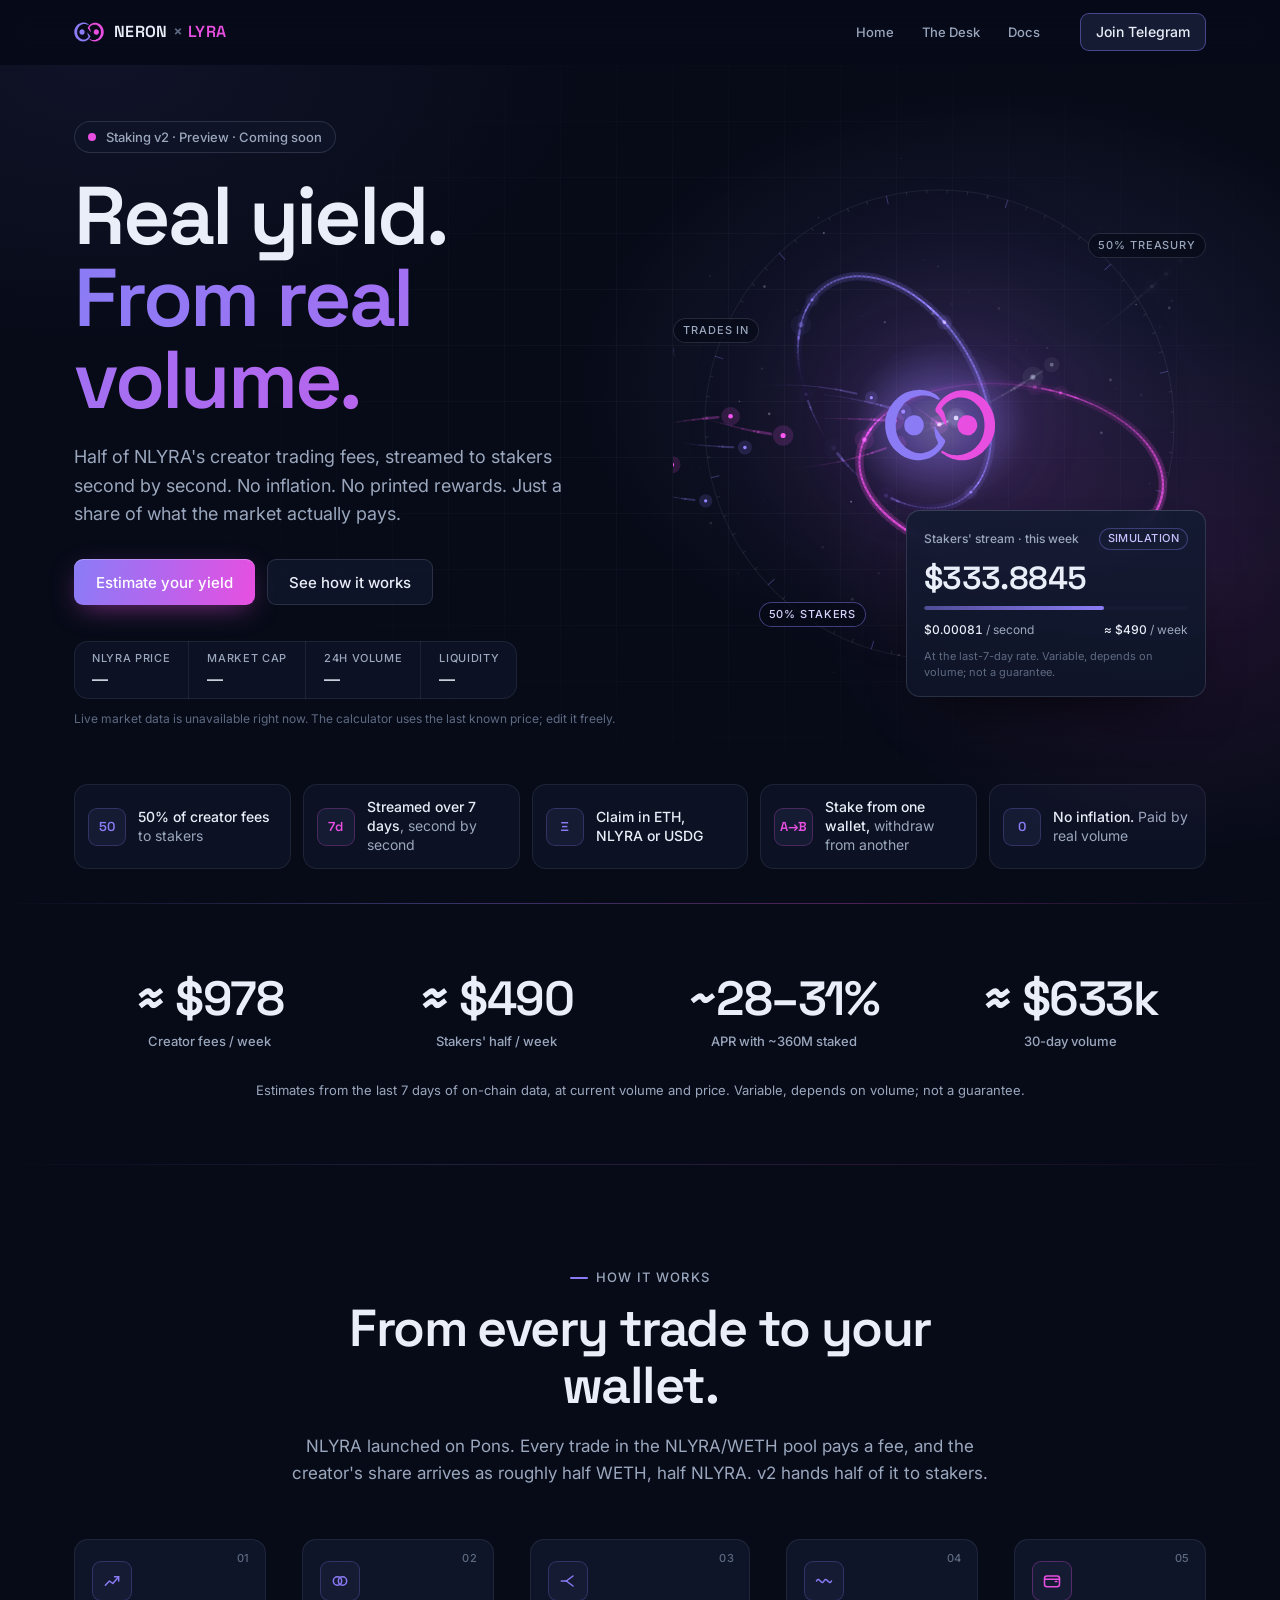
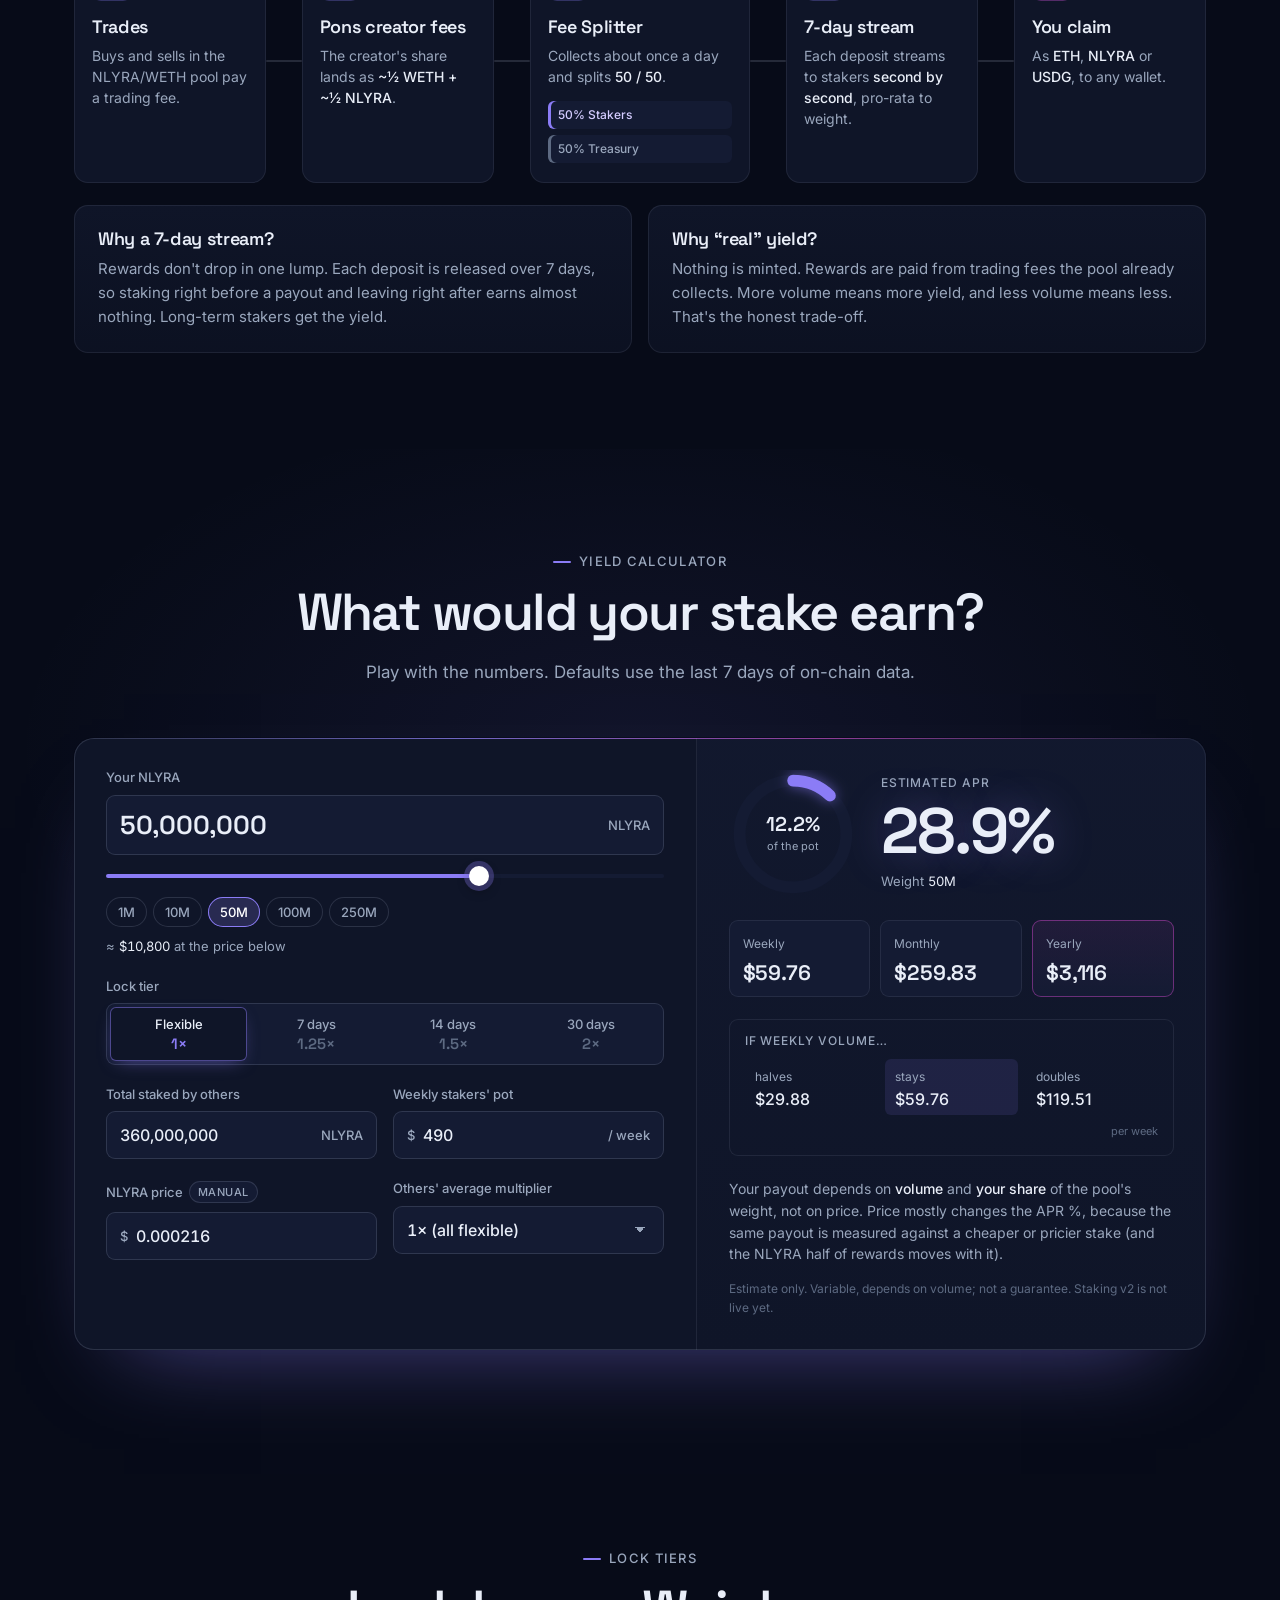
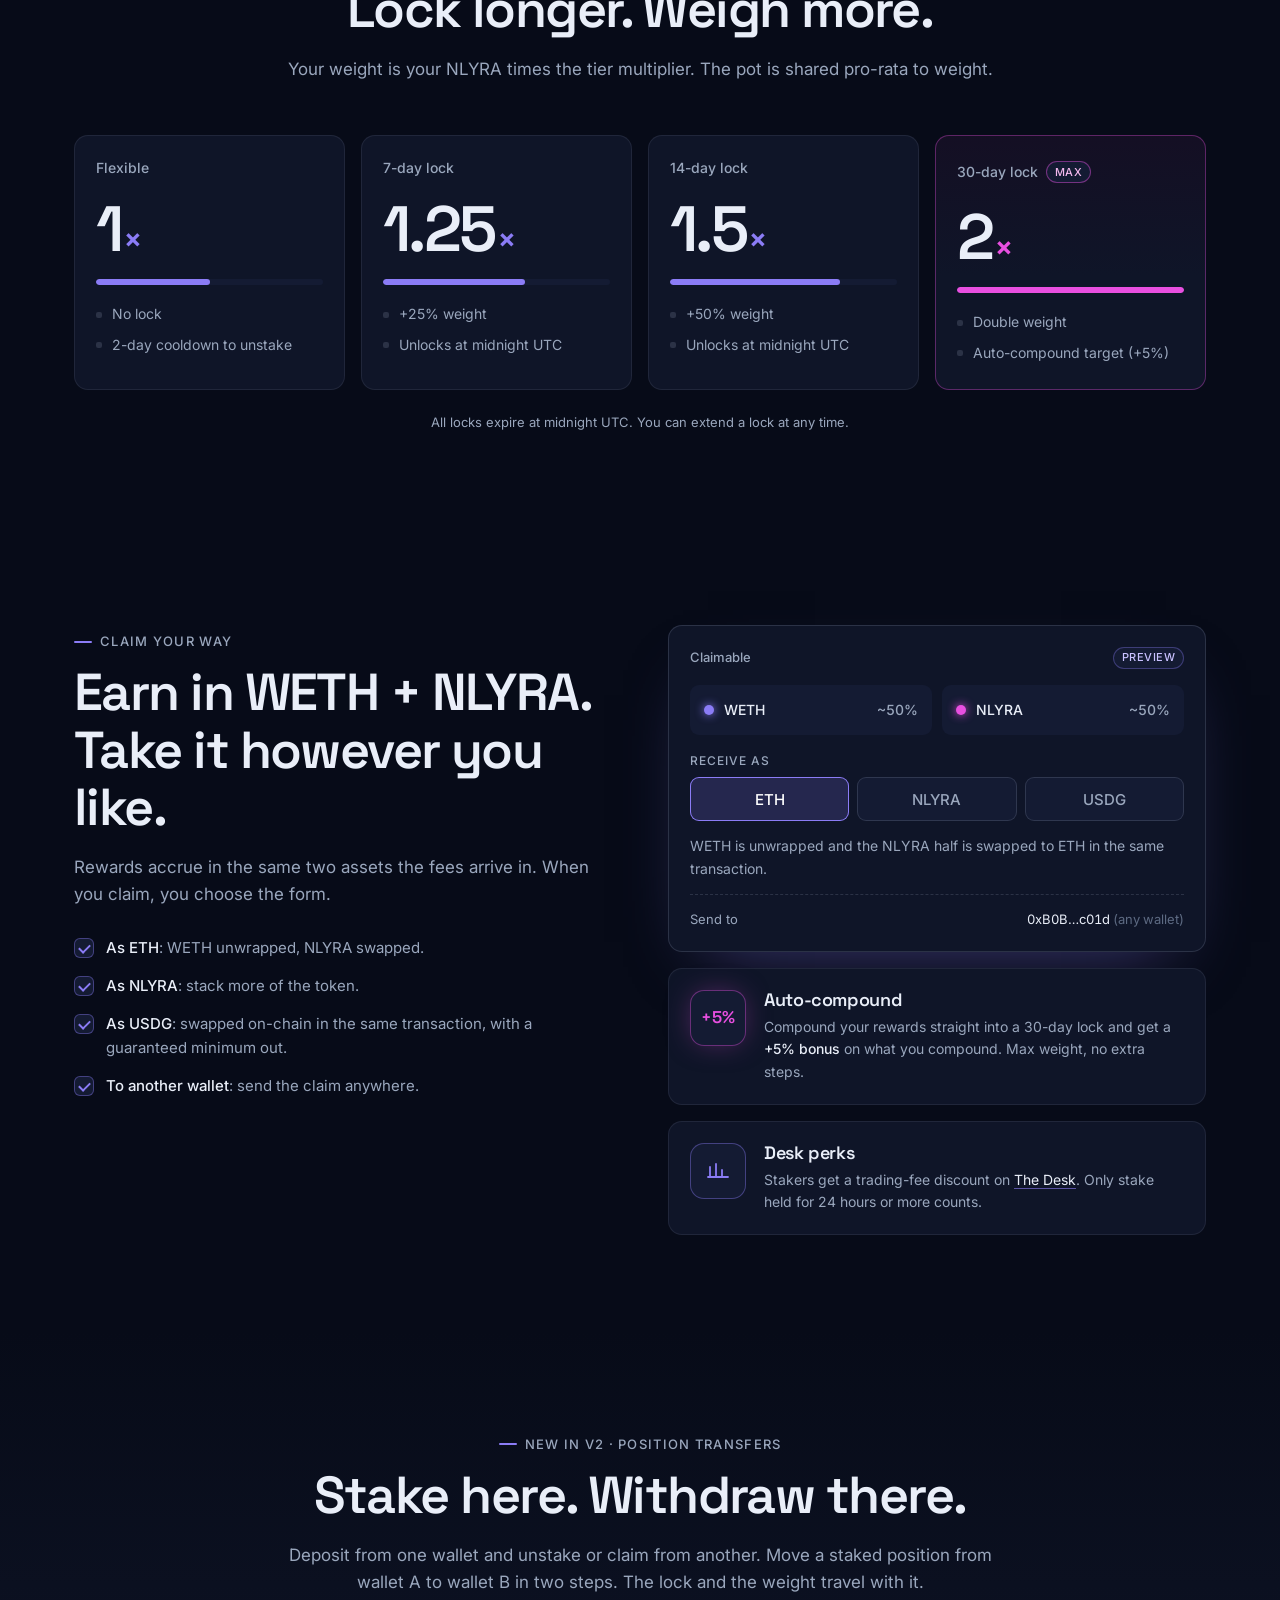
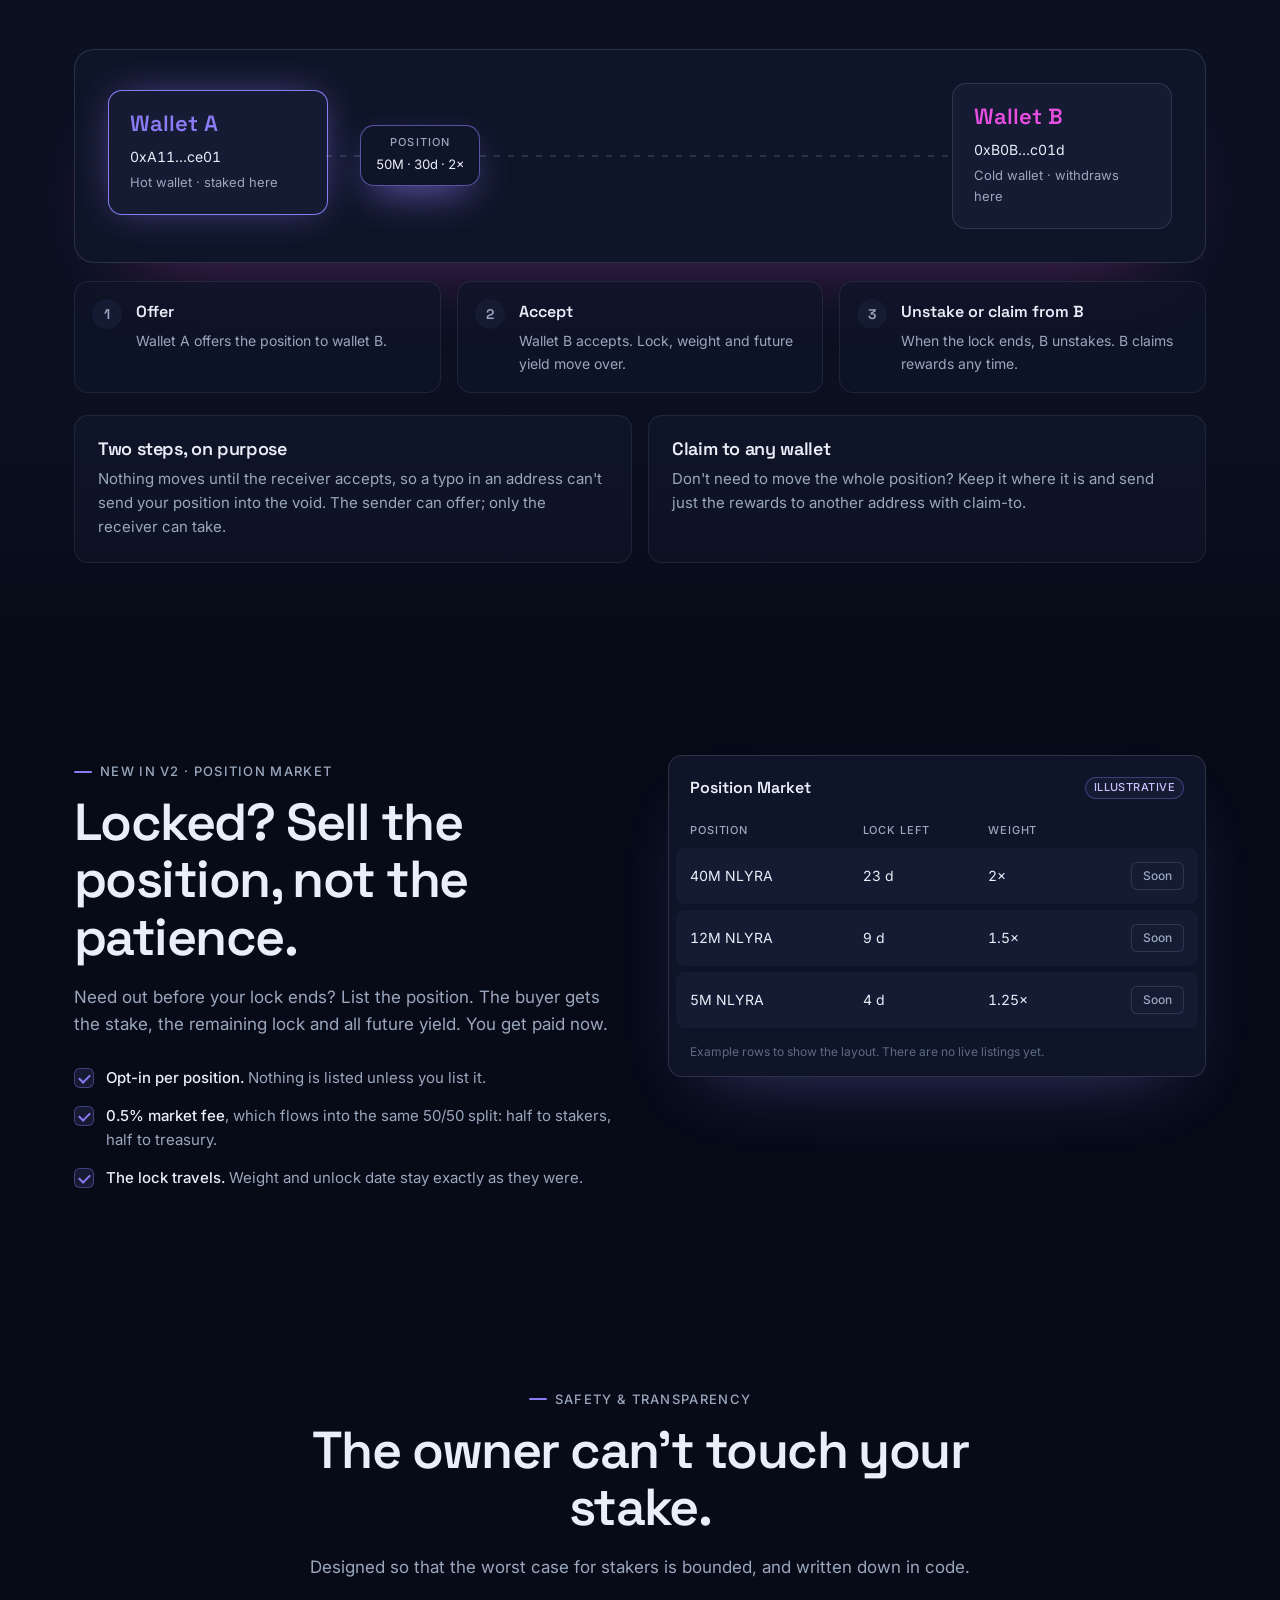
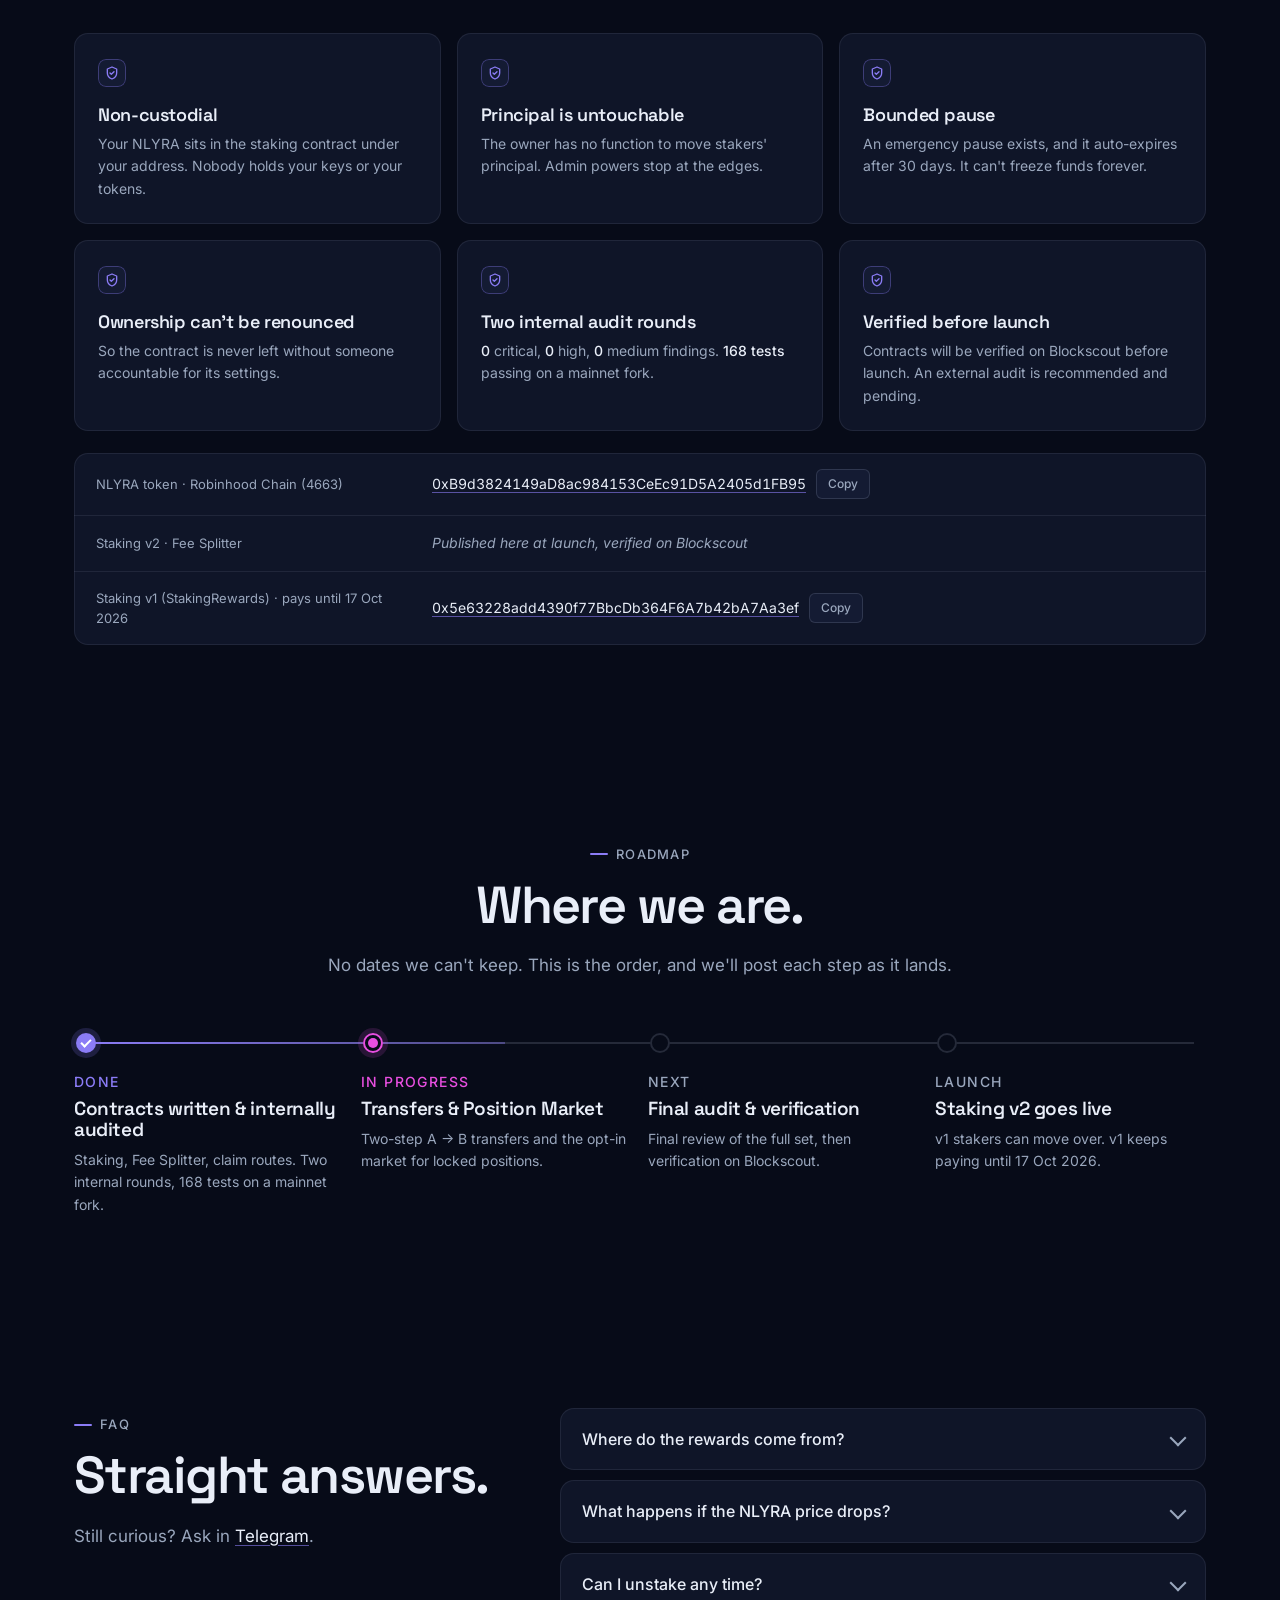
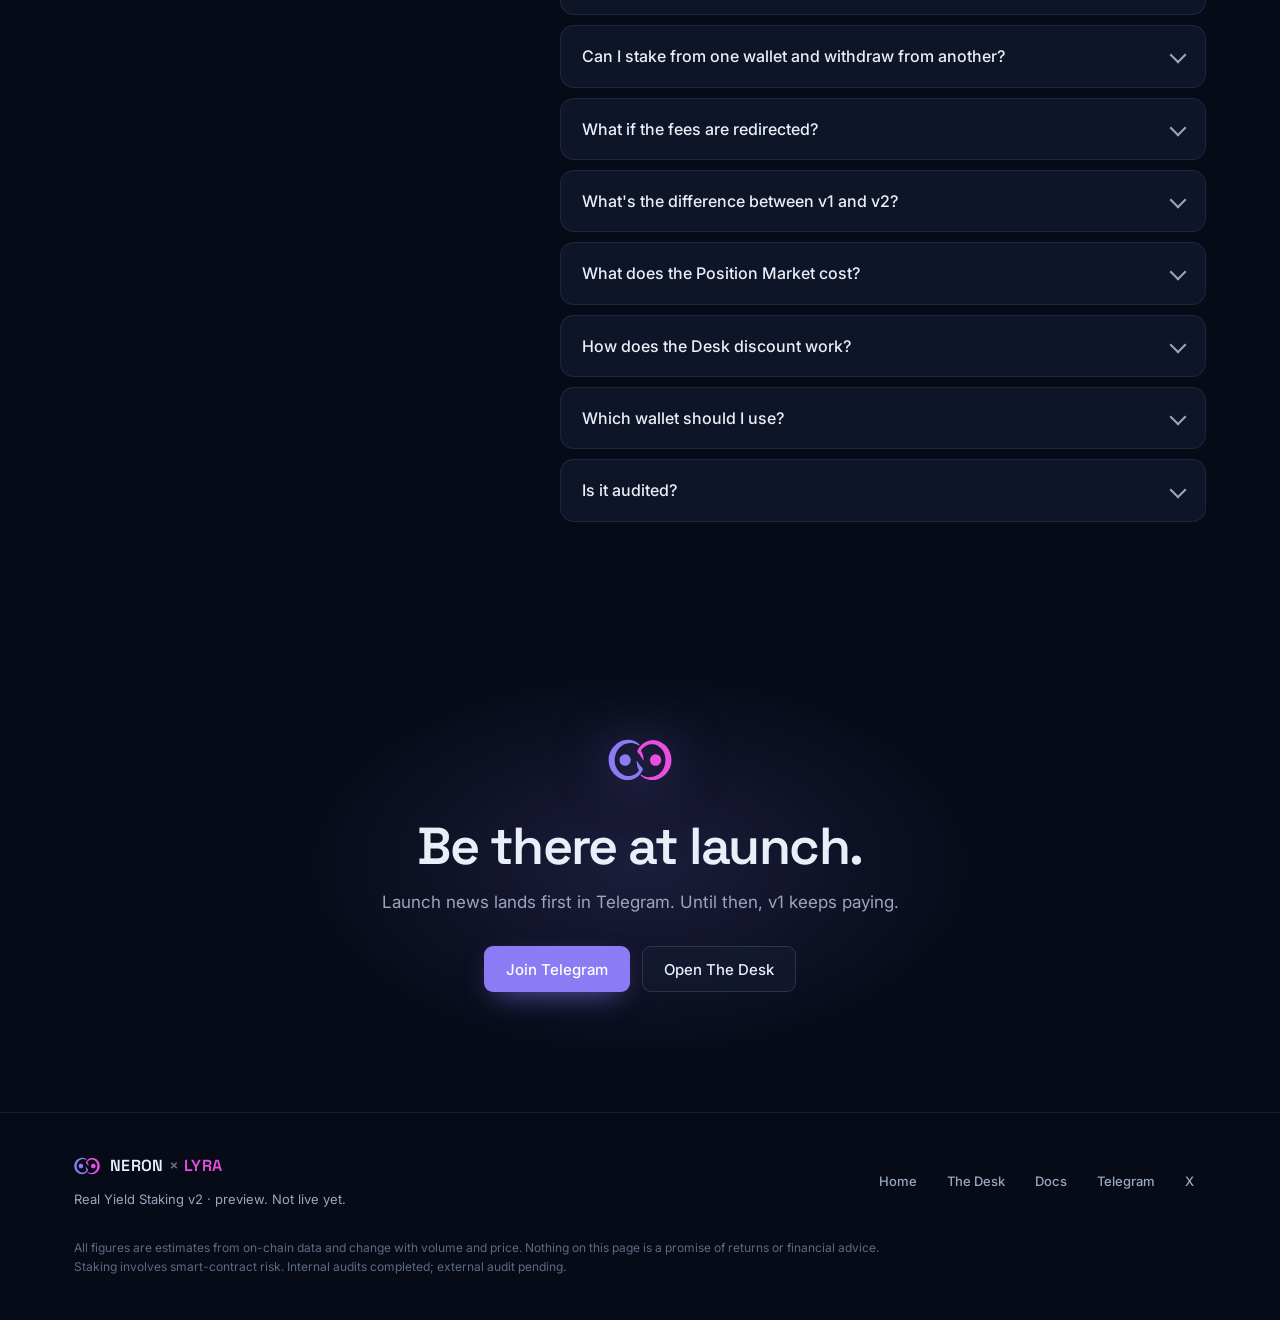
<file: newstake/index.html>
<!doctype html>
<html lang="en">
<head>
<meta charset="utf-8">
<meta name="viewport" content="width=device-width, initial-scale=1, viewport-fit=cover">
<base href="/newstake/">
<title>NLYRA Real Yield Staking</title>
<meta name="description" content="Real Yield Staking v2 for NLYRA on Robinhood Chain: 50% of NLYRA's creator trading fees streamed to stakers over 7 days. No inflation, no printed rewards. Coming soon.">
<meta name="theme-color" content="#070B18">
<link rel="canonical" href="https://nlyra.xyz/newstake/">
<link rel="icon" type="image/svg+xml" href="dual-core.svg">

<meta property="og:type" content="website">
<meta property="og:site_name" content="NLYRA">
<meta property="og:url" content="https://nlyra.xyz/newstake/">
<meta property="og:title" content="Real yield. From real volume. | NLYRA Staking v2">
<meta property="og:description" content="50% of NLYRA's creator trading fees, streamed to stakers second by second. Claim in ETH, NLYRA or USDG. Coming soon on Robinhood Chain.">
<meta property="og:image" content="https://nlyra.xyz/newstake/og.png">
<meta property="og:image:width" content="1200">
<meta property="og:image:height" content="630">
<meta property="og:image:alt" content="NLYRA Real Yield Staking v2: real yield from real volume">
<meta name="twitter:card" content="summary_large_image">
<meta name="twitter:site" content="@LyraNeron">
<meta name="twitter:title" content="Real yield. From real volume. | NLYRA Staking v2">
<meta name="twitter:description" content="50% of NLYRA's creator trading fees, streamed to stakers second by second. Coming soon.">
<meta name="twitter:image" content="https://nlyra.xyz/newstake/og.png">

<link rel="preconnect" href="https://fonts.googleapis.com">
<link rel="preconnect" href="https://fonts.gstatic.com" crossorigin>
<link href="https://fonts.googleapis.com/css2?family=Inter:wght@400;500&family=Space+Grotesk:wght@600&display=swap" rel="stylesheet">
<link rel="stylesheet" href="newstake.css?v=1">
<script>document.documentElement.classList.add("js")</script>
</head>
<body>
<a class="skip" href="#main">Skip to content</a>

<header class="nav" id="top">
  <div class="wrap nav-in">
    <a class="brand" href="/" aria-label="NLYRA home">
      <img src="dual-core.svg" alt="" width="30" height="30">
      <span class="wm"><span class="wm-n">NERON</span><span class="wm-x">×</span><span class="wm-l">LYRA</span></span>
    </a>
    <nav class="nav-links" aria-label="Main">
      <a href="/">Home</a>
      <a href="/desk">The Desk</a>
      <a href="/docs">Docs</a>
    </nav>
    <a class="btn btn-nav" href="https://t.me/NeronWakeUp" target="_blank" rel="noopener">Join Telegram</a>
  </div>
</header>

<main id="main">

<!-- ============ HERO ============ -->
<section class="hero" aria-labelledby="hero-h">
  <div class="hero-bg" aria-hidden="true"></div>
  <div class="wrap hero-grid">
    <div class="hero-copy">
      <p class="status-pill"><span class="pulse" aria-hidden="true"></span>Staking v2 · Preview · Coming soon</p>
      <h1 id="hero-h" class="hero-h">Real yield.<br><span class="grad">From real volume.</span></h1>
      <p class="lede">Half of NLYRA's creator trading fees, streamed to stakers second by second. No inflation. No printed rewards. Just a share of what the market actually pays.</p>
      <div class="hero-cta">
        <a class="btn btn-primary" href="#calc" data-jump>Estimate your yield</a>
        <a class="btn btn-ghost" href="#how" data-jump>See how it works</a>
      </div>

      <dl class="ticker" id="ticker" aria-live="polite">
        <div><dt>NLYRA price</dt><dd id="tk-price" class="mono">—</dd></div>
        <div><dt>Market cap</dt><dd id="tk-mcap" class="mono">—</dd></div>
        <div><dt>24h volume</dt><dd id="tk-vol" class="mono">—</dd></div>
        <div><dt>Liquidity</dt><dd id="tk-liq" class="mono">—</dd></div>
      </dl>
      <p class="ticker-note" id="tk-note">Loading live market data…</p>
    </div>

    <div class="hero-visual">
      <div class="core-stage" id="coreStage">
        <canvas id="coreCanvas" aria-hidden="true"></canvas>
        <img class="core-logo" src="dual-core.svg" alt="" aria-hidden="true">
        <span class="stage-tag tag-in">Trades in</span>
        <span class="stage-tag tag-tr">50% Treasury</span>
        <span class="stage-tag tag-st">50% Stakers</span>
        <p class="sr-only">Illustration: trading fees flow into the NLYRA Dual Core; half goes to the treasury and half streams to stakers.</p>
      </div>

      <div class="stream-card" aria-labelledby="sc-h">
        <div class="sc-top">
          <p id="sc-h" class="sc-label">Stakers' stream · this week</p>
          <span class="chip chip-sim" title="Simulated from the last 7 days of on-chain data. Not live payouts.">Simulation</span>
        </div>
        <p class="sc-big mono" id="scBig">$0.00</p>
        <div class="sc-bar" aria-hidden="true"><span id="scBar"></span></div>
        <div class="sc-meta">
          <span><b class="mono" id="scRate">$0.00081</b> / second</span>
          <span><b class="mono">≈ $490</b> / week</span>
        </div>
        <p class="sc-foot">At the last-7-day rate. Variable, depends on volume; not a guarantee.</p>
      </div>
    </div>
  </div>

  <div class="wrap">
    <ul class="features" aria-label="Highlights">
      <li><span class="f-ico" aria-hidden="true">50</span><span><b>50% of creator fees</b> to stakers</span></li>
      <li><span class="f-ico" aria-hidden="true">7d</span><span><b>Streamed over 7 days</b>, second by second</span></li>
      <li><span class="f-ico" aria-hidden="true">Ξ</span><span><b>Claim in ETH, NLYRA or USDG</b></span></li>
      <li><span class="f-ico" aria-hidden="true">A→B</span><span><b>Stake from one wallet,</b> withdraw from another</span></li>
      <li><span class="f-ico" aria-hidden="true">0</span><span><b>No inflation.</b> Paid by real volume</span></li>
    </ul>
  </div>
</section>

<!-- ============ NUMBERS ============ -->
<section class="band" aria-labelledby="num-h">
  <div class="wrap">
    <h2 id="num-h" class="sr-only">Current estimates</h2>
    <div class="stats">
      <div class="stat reveal">
        <p class="stat-v mono">≈ $<span data-count="978">978</span></p>
        <p class="stat-k">Creator fees / week</p>
      </div>
      <div class="stat reveal">
        <p class="stat-v mono">≈ $<span data-count="490">490</span></p>
        <p class="stat-k">Stakers' half / week</p>
      </div>
      <div class="stat reveal">
        <p class="stat-v mono">~<span data-count="28">28</span>–<span data-count="31">31</span>%</p>
        <p class="stat-k">APR with ~360M staked</p>
      </div>
      <div class="stat reveal">
        <p class="stat-v mono">≈ $<span data-count="633">633</span>k</p>
        <p class="stat-k">30-day volume</p>
      </div>
    </div>
    <p class="fine center">Estimates from the last 7 days of on-chain data, at current volume and price. Variable, depends on volume; not a guarantee.</p>
  </div>
</section>

<!-- ============ HOW IT WORKS ============ -->
<section class="sec" id="how" aria-labelledby="how-h">
  <div class="wrap">
    <header class="sec-head reveal">
      <p class="eyebrow">How it works</p>
      <h2 id="how-h">From every trade to your wallet.</h2>
      <p class="sec-sub">NLYRA launched on Pons. Every trade in the NLYRA/WETH pool pays a fee, and the creator's share arrives as roughly half WETH, half NLYRA. v2 hands half of it to stakers.</p>
    </header>

    <ol class="flow reveal" id="flow">
      <li class="fnode">
        <span class="fn-step">01</span>
        <div class="fn-ico" aria-hidden="true">
          <svg viewBox="0 0 24 24"><path d="M4 17l5-5 4 3 7-8" /><path d="M15 7h5v5"/></svg>
        </div>
        <h3>Trades</h3>
        <p>Buys and sells in the NLYRA/WETH pool pay a trading fee.</p>
      </li>
      <li class="flink" aria-hidden="true"><span></span></li>
      <li class="fnode">
        <span class="fn-step">02</span>
        <div class="fn-ico" aria-hidden="true">
          <svg viewBox="0 0 24 24"><circle cx="9" cy="12" r="5"/><circle cx="15" cy="12" r="5"/></svg>
        </div>
        <h3>Pons creator fees</h3>
        <p>The creator's share lands as <b>~½ WETH + ~½ NLYRA</b>.</p>
      </li>
      <li class="flink" aria-hidden="true"><span></span></li>
      <li class="fnode fnode-split">
        <span class="fn-step">03</span>
        <div class="fn-ico" aria-hidden="true">
          <svg viewBox="0 0 24 24"><path d="M4 12h6"/><path d="M10 12l8-6"/><path d="M10 12l8 6"/></svg>
        </div>
        <h3>Fee Splitter</h3>
        <p>Collects about once a day and splits <b>50 / 50</b>.</p>
        <div class="split">
          <span class="sp sp-st">50% Stakers</span>
          <span class="sp sp-tr">50% Treasury</span>
        </div>
      </li>
      <li class="flink" aria-hidden="true"><span></span></li>
      <li class="fnode">
        <span class="fn-step">04</span>
        <div class="fn-ico" aria-hidden="true">
          <svg viewBox="0 0 24 24"><path d="M3 12c3-6 6 6 9 0s6 6 9 0"/></svg>
        </div>
        <h3>7-day stream</h3>
        <p>Each deposit streams to stakers <b>second by second</b>, pro-rata to weight.</p>
      </li>
      <li class="flink" aria-hidden="true"><span></span></li>
      <li class="fnode fnode-you">
        <span class="fn-step">05</span>
        <div class="fn-ico" aria-hidden="true">
          <svg viewBox="0 0 24 24"><rect x="3" y="6" width="18" height="13" rx="3"/><path d="M16 12.5h2"/><path d="M3 10h18"/></svg>
        </div>
        <h3>You claim</h3>
        <p>As <b>ETH</b>, <b>NLYRA</b> or <b>USDG</b>, to any wallet.</p>
      </li>
    </ol>

    <div class="how-notes">
      <article class="note reveal">
        <h3>Why a 7-day stream?</h3>
        <p>Rewards don't drop in one lump. Each deposit is released over 7 days, so staking right before a payout and leaving right after earns almost nothing. Long-term stakers get the yield.</p>
      </article>
      <article class="note reveal">
        <h3>Why “real” yield?</h3>
        <p>Nothing is minted. Rewards are paid from trading fees the pool already collects. More volume means more yield, and less volume means less. That's the honest trade-off.</p>
      </article>
    </div>
  </div>
</section>

<!-- ============ CALCULATOR ============ -->
<section class="sec sec-calc" id="calc" aria-labelledby="calc-h">
  <div class="wrap">
    <header class="sec-head reveal">
      <p class="eyebrow">Yield calculator</p>
      <h2 id="calc-h">What would your stake earn?</h2>
      <p class="sec-sub">Play with the numbers. Defaults use the last 7 days of on-chain data.</p>
    </header>

    <div class="calc reveal">
      <form class="calc-in" id="calcForm" autocomplete="off" onsubmit="return false">
        <div class="field">
          <label for="inAmt">Your NLYRA</label>
          <div class="inp inp-big">
            <input id="inAmt" inputmode="decimal" value="50,000,000" aria-describedby="amtHelp">
            <span class="unit">NLYRA</span>
          </div>
          <input type="range" id="inAmtR" min="0" max="1000" step="1" aria-label="NLYRA amount slider">
          <div class="quick" role="group" aria-label="Quick amounts">
            <button type="button" data-amt="1000000">1M</button>
            <button type="button" data-amt="10000000">10M</button>
            <button type="button" data-amt="50000000">50M</button>
            <button type="button" data-amt="100000000">100M</button>
            <button type="button" data-amt="250000000">250M</button>
          </div>
          <p class="help" id="amtHelp">≈ <span id="amtUsd" class="mono">$0</span> at the price below</p>
        </div>

        <fieldset class="field">
          <legend>Lock tier</legend>
          <div class="seg" id="tierSeg">
            <span class="seg-ind" aria-hidden="true"></span>
            <label><input type="radio" name="tier" value="1" checked><span><b>Flexible</b><i>1×</i></span></label>
            <label><input type="radio" name="tier" value="1.25"><span><b>7 days</b><i>1.25×</i></span></label>
            <label><input type="radio" name="tier" value="1.5"><span><b>14 days</b><i>1.5×</i></span></label>
            <label><input type="radio" name="tier" value="2"><span><b>30 days</b><i>2×</i></span></label>
          </div>
        </fieldset>

        <div class="field-row">
          <div class="field">
            <label for="inPool">Total staked by others</label>
            <div class="inp"><input id="inPool" inputmode="decimal" value="360,000,000"><span class="unit">NLYRA</span></div>
          </div>
          <div class="field">
            <label for="inPot">Weekly stakers' pot</label>
            <div class="inp"><span class="unit unit-pre">$</span><input id="inPot" inputmode="decimal" value="490"><span class="unit">/ week</span></div>
          </div>
        </div>

        <div class="field-row">
          <div class="field">
            <label for="inPrice">NLYRA price <span class="chip chip-live" id="priceChip">manual</span></label>
            <div class="inp"><span class="unit unit-pre">$</span><input id="inPrice" inputmode="decimal" value="0.000216"></div>
          </div>
          <div class="field">
            <label for="inAvg">Others' average multiplier</label>
            <div class="inp inp-sel">
              <select id="inAvg">
                <option value="1" selected>1× (all flexible)</option>
                <option value="1.25">1.25×</option>
                <option value="1.5">1.5×</option>
                <option value="2">2× (all 30-day)</option>
              </select>
            </div>
          </div>
        </div>
      </form>

      <div class="calc-out" aria-live="polite">
        <div class="out-top">
          <div class="donut" aria-hidden="true">
            <svg viewBox="0 0 120 120">
              <circle class="d-bg" cx="60" cy="60" r="50"/>
              <circle class="d-fg" id="donutFg" cx="60" cy="60" r="50" pathLength="100" stroke-dasharray="0 100"/>
            </svg>
            <div class="d-lbl"><span class="mono" id="outShare">0%</span><small>of the pot</small></div>
          </div>
          <div class="out-apr">
            <p class="o-k">Estimated APR</p>
            <p class="o-apr mono" id="outApr">0%</p>
            <p class="o-sub">Weight <span class="mono" id="outW">0</span></p>
          </div>
        </div>

        <div class="out-rows">
          <div class="orow"><span>Weekly</span><b class="mono" id="outWk">$0</b></div>
          <div class="orow"><span>Monthly</span><b class="mono" id="outMo">$0</b></div>
          <div class="orow orow-hi"><span>Yearly</span><b class="mono" id="outYr">$0</b></div>
        </div>

        <div class="sens">
          <p class="o-k">If weekly volume…</p>
          <div class="sens-row">
            <div><span>halves</span><b class="mono" id="sHalf">$0</b></div>
            <div class="now"><span>stays</span><b class="mono" id="sSame">$0</b></div>
            <div><span>doubles</span><b class="mono" id="sDbl">$0</b></div>
          </div>
          <p class="o-cap">per week</p>
        </div>

        <p class="out-note">Your payout depends on <b>volume</b> and <b>your share</b> of the pool's weight, not on price. Price mostly changes the APR %, because the same payout is measured against a cheaper or pricier stake (and the NLYRA half of rewards moves with it).</p>
        <p class="out-disc">Estimate only. Variable, depends on volume; not a guarantee. Staking v2 is not live yet.</p>
      </div>
    </div>
  </div>
</section>

<!-- ============ LOCK TIERS ============ -->
<section class="sec" id="tiers" aria-labelledby="tiers-h">
  <div class="wrap">
    <header class="sec-head reveal">
      <p class="eyebrow">Lock tiers</p>
      <h2 id="tiers-h">Lock longer. Weigh more.</h2>
      <p class="sec-sub">Your weight is your NLYRA times the tier multiplier. The pot is shared pro-rata to weight.</p>
    </header>
    <div class="tiers">
      <article class="tier reveal" data-m="1">
        <p class="t-name">Flexible</p>
        <p class="t-mult mono">1<span>×</span></p>
        <div class="t-bar"><span style="--w:50%"></span></div>
        <ul><li>No lock</li><li>2-day cooldown to unstake</li></ul>
      </article>
      <article class="tier reveal" data-m="1.25">
        <p class="t-name">7-day lock</p>
        <p class="t-mult mono">1.25<span>×</span></p>
        <div class="t-bar"><span style="--w:62.5%"></span></div>
        <ul><li>+25% weight</li><li>Unlocks at midnight UTC</li></ul>
      </article>
      <article class="tier reveal" data-m="1.5">
        <p class="t-name">14-day lock</p>
        <p class="t-mult mono">1.5<span>×</span></p>
        <div class="t-bar"><span style="--w:75%"></span></div>
        <ul><li>+50% weight</li><li>Unlocks at midnight UTC</li></ul>
      </article>
      <article class="tier tier-top reveal" data-m="2">
        <p class="t-name">30-day lock <span class="chip">Max</span></p>
        <p class="t-mult mono">2<span>×</span></p>
        <div class="t-bar"><span style="--w:100%"></span></div>
        <ul><li>Double weight</li><li>Auto-compound target (+5%)</li></ul>
      </article>
    </div>
    <p class="fine center reveal">All locks expire at midnight UTC. You can extend a lock at any time.</p>
  </div>
</section>

<!-- ============ CLAIM ============ -->
<section class="sec" id="claim" aria-labelledby="claim-h">
  <div class="wrap claim-grid">
    <header class="sec-head sec-head-left reveal">
      <p class="eyebrow">Claim your way</p>
      <h2 id="claim-h">Earn in WETH + NLYRA.<br>Take it however you like.</h2>
      <p class="sec-sub">Rewards accrue in the same two assets the fees arrive in. When you claim, you choose the form.</p>
      <ul class="checks">
        <li><b>As ETH</b>: WETH unwrapped, NLYRA swapped.</li>
        <li><b>As NLYRA</b>: stack more of the token.</li>
        <li><b>As USDG</b>: swapped on-chain in the same transaction, with a guaranteed minimum out.</li>
        <li><b>To another wallet</b>: send the claim anywhere.</li>
      </ul>
    </header>

    <div class="claim-side">
      <div class="claim-mock reveal" id="claimMock">
        <div class="cm-head">
          <span>Claimable</span>
          <span class="chip chip-sim">Preview</span>
        </div>
        <div class="cm-assets">
          <div><i class="dot dot-n"></i><span>WETH</span><b class="mono">~50%</b></div>
          <div><i class="dot dot-l"></i><span>NLYRA</span><b class="mono">~50%</b></div>
        </div>
        <p class="cm-k">Receive as</p>
        <div class="cm-opts" role="tablist" aria-label="Claim options">
          <button type="button" role="tab" aria-selected="true" data-opt="eth">ETH</button>
          <button type="button" role="tab" aria-selected="false" data-opt="nlyra">NLYRA</button>
          <button type="button" role="tab" aria-selected="false" data-opt="usdg">USDG</button>
        </div>
        <p class="cm-desc" id="cmDesc">WETH is unwrapped and the NLYRA half is swapped to ETH in the same transaction.</p>
        <div class="cm-to">
          <span>Send to</span>
          <span class="mono">0xB0B…c01d <em>(any wallet)</em></span>
        </div>
      </div>

      <div class="compound reveal">
        <div class="cp-ico mono" aria-hidden="true">+5%</div>
        <div>
          <h3>Auto-compound</h3>
          <p>Compound your rewards straight into a 30-day lock and get a <b>+5% bonus</b> on what you compound. Max weight, no extra steps.</p>
        </div>
      </div>

      <div class="perk reveal">
        <div class="cp-ico cp-ico-alt" aria-hidden="true">
          <svg viewBox="0 0 24 24"><path d="M4 18V8M10 18V5M16 18v-7M22 18H2"/></svg>
        </div>
        <div>
          <h3>Desk perks</h3>
          <p>Stakers get a trading-fee discount on <a href="/desk">The Desk</a>. Only stake held for 24 hours or more counts.</p>
        </div>
      </div>
    </div>
  </div>
</section>

<!-- ============ A -> B ============ -->
<section class="sec sec-ab" id="wallets" aria-labelledby="ab-h">
  <div class="wrap">
    <header class="sec-head reveal">
      <p class="eyebrow">New in v2 · Position transfers</p>
      <h2 id="ab-h">Stake here. Withdraw there.</h2>
      <p class="sec-sub">Deposit from one wallet and unstake or claim from another. Move a staked position from wallet A to wallet B in two steps. The lock and the weight travel with it.</p>
    </header>

    <div class="ab reveal" id="abStage">
      <div class="ab-wallet ab-a">
        <p class="ab-tag">Wallet A</p>
        <p class="ab-addr mono">0xA11…ce01</p>
        <p class="ab-role">Hot wallet · staked here</p>
      </div>

      <div class="ab-track" aria-hidden="true">
        <svg class="ab-line" viewBox="0 0 400 40" preserveAspectRatio="none"><path d="M0 20 H400"/></svg>
        <div class="ab-pos" id="abPos">
          <span class="ab-pos-t">Position</span>
          <span class="mono">50M · 30d · 2×</span>
        </div>
      </div>

      <div class="ab-wallet ab-b">
        <p class="ab-tag">Wallet B</p>
        <p class="ab-addr mono">0xB0B…c01d</p>
        <p class="ab-role">Cold wallet · withdraws here</p>
      </div>
    </div>

    <ol class="ab-steps reveal" id="abSteps">
      <li data-s="1"><span class="mono">1</span><div><b>Offer</b><p>Wallet A offers the position to wallet B.</p></div></li>
      <li data-s="2"><span class="mono">2</span><div><b>Accept</b><p>Wallet B accepts. Lock, weight and future yield move over.</p></div></li>
      <li data-s="3"><span class="mono">3</span><div><b>Unstake or claim from B</b><p>When the lock ends, B unstakes. B claims rewards any time.</p></div></li>
    </ol>

    <div class="ab-notes">
      <article class="note reveal">
        <h3>Two steps, on purpose</h3>
        <p>Nothing moves until the receiver accepts, so a typo in an address can't send your position into the void. The sender can offer; only the receiver can take.</p>
      </article>
      <article class="note reveal">
        <h3>Claim to any wallet</h3>
        <p>Don't need to move the whole position? Keep it where it is and send just the rewards to another address with claim-to.</p>
      </article>
    </div>
  </div>
</section>

<!-- ============ MARKET ============ -->
<section class="sec" id="market" aria-labelledby="mk-h">
  <div class="wrap mk-grid">
    <header class="sec-head sec-head-left reveal">
      <p class="eyebrow">New in v2 · Position Market</p>
      <h2 id="mk-h">Locked? Sell the position, not the patience.</h2>
      <p class="sec-sub">Need out before your lock ends? List the position. The buyer gets the stake, the remaining lock and all future yield. You get paid now.</p>
      <ul class="checks">
        <li><b>Opt-in per position.</b> Nothing is listed unless you list it.</li>
        <li><b>0.5% market fee</b>, which flows into the same 50/50 split: half to stakers, half to treasury.</li>
        <li><b>The lock travels.</b> Weight and unlock date stay exactly as they were.</li>
      </ul>
    </header>

    <div class="mk-board reveal" aria-label="Illustrative Position Market listings">
      <div class="mk-head"><span>Position Market</span><span class="chip chip-sim">Illustrative</span></div>
      <div class="mk-row mk-cols"><span>Position</span><span>Lock left</span><span>Weight</span><span></span></div>
      <div class="mk-row"><span class="mono">40M NLYRA</span><span>23 d</span><span class="mono">2×</span><span class="mk-buy">Soon</span></div>
      <div class="mk-row"><span class="mono">12M NLYRA</span><span>9 d</span><span class="mono">1.5×</span><span class="mk-buy">Soon</span></div>
      <div class="mk-row"><span class="mono">5M NLYRA</span><span>4 d</span><span class="mono">1.25×</span><span class="mk-buy">Soon</span></div>
      <p class="mk-foot">Example rows to show the layout. There are no live listings yet.</p>
    </div>
  </div>
</section>

<!-- ============ SAFETY ============ -->
<section class="sec sec-safe" id="safety" aria-labelledby="safe-h">
  <div class="wrap">
    <header class="sec-head reveal">
      <p class="eyebrow">Safety & transparency</p>
      <h2 id="safe-h">The owner can't touch your stake.</h2>
      <p class="sec-sub">Designed so that the worst case for stakers is bounded, and written down in code.</p>
    </header>

    <div class="safe-grid">
      <article class="safe reveal"><h3>Non-custodial</h3><p>Your NLYRA sits in the staking contract under your address. Nobody holds your keys or your tokens.</p></article>
      <article class="safe reveal"><h3>Principal is untouchable</h3><p>The owner has no function to move stakers' principal. Admin powers stop at the edges.</p></article>
      <article class="safe reveal"><h3>Bounded pause</h3><p>An emergency pause exists, and it auto-expires after 30 days. It can't freeze funds forever.</p></article>
      <article class="safe reveal"><h3>Ownership can't be renounced</h3><p>So the contract is never left without someone accountable for its settings.</p></article>
      <article class="safe reveal"><h3>Two internal audit rounds</h3><p><b>0</b> critical, <b>0</b> high, <b>0</b> medium findings. <b>168 tests</b> passing on a mainnet fork.</p></article>
      <article class="safe reveal"><h3>Verified before launch</h3><p>Contracts will be verified on Blockscout before launch. An external audit is recommended and pending.</p></article>
    </div>

    <div class="contracts reveal">
      <div class="ct">
        <p class="ct-k">NLYRA token · Robinhood Chain (4663)</p>
        <div class="ct-v"><a class="mono" href="https://robinhoodchain.blockscout.com/token/0xB9d3824149aD8ac984153CeEc91D5A2405d1FB95" target="_blank" rel="noopener">0xB9d3824149aD8ac984153CeEc91D5A2405d1FB95</a>
          <button class="copy" type="button" data-copy="0xB9d3824149aD8ac984153CeEc91D5A2405d1FB95" aria-label="Copy NLYRA token address">Copy</button></div>
      </div>
      <div class="ct">
        <p class="ct-k">Staking v2 · Fee Splitter</p>
        <div class="ct-v"><span class="pending">Published here at launch, verified on Blockscout</span></div>
      </div>
      <div class="ct">
        <p class="ct-k">Staking v1 (StakingRewards) · pays until 17 Oct 2026</p>
        <div class="ct-v"><a class="mono" href="https://robinhoodchain.blockscout.com/address/0x5e63228add4390f77BbcDb364F6A7b42bA7Aa3ef" target="_blank" rel="noopener">0x5e63228add4390f77BbcDb364F6A7b42bA7Aa3ef</a>
          <button class="copy" type="button" data-copy="0x5e63228add4390f77BbcDb364F6A7b42bA7Aa3ef" aria-label="Copy v1 staking address">Copy</button></div>
      </div>
    </div>
  </div>
</section>

<!-- ============ ROADMAP ============ -->
<section class="sec" id="roadmap" aria-labelledby="rm-h">
  <div class="wrap">
    <header class="sec-head reveal">
      <p class="eyebrow">Roadmap</p>
      <h2 id="rm-h">Where we are.</h2>
      <p class="sec-sub">No dates we can't keep. This is the order, and we'll post each step as it lands.</p>
    </header>
    <ol class="road reveal">
      <li class="rd done">
        <span class="rd-dot" aria-hidden="true"></span>
        <p class="rd-st">Done</p>
        <h3>Contracts written & internally audited</h3>
        <p>Staking, Fee Splitter, claim routes. Two internal rounds, 168 tests on a mainnet fork.</p>
      </li>
      <li class="rd now">
        <span class="rd-dot" aria-hidden="true"></span>
        <p class="rd-st">In progress</p>
        <h3>Transfers & Position Market</h3>
        <p>Two-step A → B transfers and the opt-in market for locked positions.</p>
      </li>
      <li class="rd">
        <span class="rd-dot" aria-hidden="true"></span>
        <p class="rd-st">Next</p>
        <h3>Final audit & verification</h3>
        <p>Final review of the full set, then verification on Blockscout.</p>
      </li>
      <li class="rd">
        <span class="rd-dot" aria-hidden="true"></span>
        <p class="rd-st">Launch</p>
        <h3>Staking v2 goes live</h3>
        <p>v1 stakers can move over. v1 keeps paying until 17 Oct 2026.</p>
      </li>
    </ol>
  </div>
</section>

<!-- ============ FAQ ============ -->
<section class="sec" id="faq" aria-labelledby="faq-h">
  <div class="wrap faq-wrap">
    <header class="sec-head sec-head-left reveal">
      <p class="eyebrow">FAQ</p>
      <h2 id="faq-h">Straight answers.</h2>
      <p class="sec-sub">Still curious? Ask in <a href="https://t.me/NeronWakeUp" target="_blank" rel="noopener">Telegram</a>.</p>
    </header>
    <div class="faq reveal">
      <details>
        <summary>Where do the rewards come from?</summary>
        <p>From trading. NLYRA launched on Pons, and every trade in the NLYRA/WETH pool pays a fee. The creator's share arrives as roughly half WETH and half NLYRA. A Fee Splitter collects it about once a day and sends 50% to the staking contract; the other 50% goes to the treasury. Nothing is minted.</p>
      </details>
      <details>
        <summary>What happens if the NLYRA price drops?</summary>
        <p>The size of the pot depends on trading volume, not on price. If the price drops, your stake is worth less in dollars, so the same payout shows up as a higher APR %. The NLYRA half of rewards is also worth less in dollars. Lower volume means lower rewards. Nothing here is guaranteed.</p>
      </details>
      <details>
        <summary>Can I unstake any time?</summary>
        <p>Flexible stakes can be unstaked after a 2-day cooldown. Locked stakes (7, 14 or 30 days) unlock at midnight UTC on the day the lock ends. If you need out earlier, you can sell a locked position on the Position Market.</p>
      </details>
      <details>
        <summary>Can I stake from one wallet and withdraw from another?</summary>
        <p>Yes. Stake from wallet A, then offer the position to wallet B; once B accepts, the position (with its lock and weight) belongs to B, and B can claim and unstake. If you only want the rewards elsewhere, claim them to any wallet without moving the position.</p>
      </details>
      <details>
        <summary>What if the fees are redirected?</summary>
        <p>The treasury controls where the Pons creator fees go and could redirect them. Rewards already sent to the staking contract stay with stakers and keep streaming to them; they can't be taken back.</p>
      </details>
      <details>
        <summary>What's the difference between v1 and v2?</summary>
        <p>v1 (StakingRewards, 0x5e63…a3ef) keeps paying until 17 Oct 2026. v2 is real yield: it pays from trading fees, adds lock tiers, claims in ETH/NLYRA/USDG, transfers and the Position Market. v1 stakers can move to v2 when it launches; nothing to do today.</p>
      </details>
      <details>
        <summary>What does the Position Market cost?</summary>
        <p>A 0.5% market fee on each sale. It flows into the same 50/50 split: half to stakers, half to the treasury. Listing is opt-in, per position.</p>
      </details>
      <details>
        <summary>How does the Desk discount work?</summary>
        <p>Stakers get a trading-fee discount on The Desk. Only stake held for 24 hours or more counts, so you can't stake for a minute to grab the discount.</p>
      </details>
      <details>
        <summary>Which wallet should I use?</summary>
        <p>Any EVM wallet that can connect to Robinhood Chain (chain ID 4663), such as MetaMask or Rabby, holding your NLYRA. Always stake from a wallet you control, never from an exchange deposit address.</p>
      </details>
      <details>
        <summary>Is it audited?</summary>
        <p>Two internal audit rounds found 0 critical, high or medium issues, and 168 tests pass on a mainnet fork. An external audit is recommended and pending. Contracts will be verified on Blockscout before launch.</p>
      </details>
    </div>
  </div>
</section>

<!-- ============ END CTA ============ -->
<section class="endcta" aria-labelledby="end-h">
  <div class="wrap endcta-in reveal">
    <img src="dual-core.svg" alt="" width="64" height="64">
    <h2 id="end-h">Be there at launch.</h2>
    <p>Launch news lands first in Telegram. Until then, v1 keeps paying.</p>
    <div class="end-btns">
      <a class="btn btn-solid" href="https://t.me/NeronWakeUp" target="_blank" rel="noopener">Join Telegram</a>
      <a class="btn btn-ghost" href="/desk">Open The Desk</a>
    </div>
  </div>
</section>

</main>

<footer class="foot">
  <div class="wrap foot-in">
    <div class="foot-brand">
      <a class="brand" href="/" aria-label="NLYRA home">
        <img src="dual-core.svg" alt="" width="26" height="26">
        <span class="wm"><span class="wm-n">NERON</span><span class="wm-x">×</span><span class="wm-l">LYRA</span></span>
      </a>
      <p>Real Yield Staking v2 · preview. Not live yet.</p>
    </div>
    <nav class="foot-links" aria-label="Footer">
      <a href="/">Home</a>
      <a href="/desk">The Desk</a>
      <a href="/docs">Docs</a>
      <a href="https://t.me/NeronWakeUp" target="_blank" rel="noopener">Telegram</a>
      <a href="https://x.com/LyraNeron" target="_blank" rel="noopener">X</a>
    </nav>
  </div>
  <div class="wrap">
    <p class="foot-disc">All figures are estimates from on-chain data and change with volume and price. Nothing on this page is a promise of returns or financial advice. Staking involves smart-contract risk. Internal audits completed; external audit pending.</p>
  </div>
</footer>

<script src="newstake.js?v=1" defer></script>
</body>
</html>
</file>
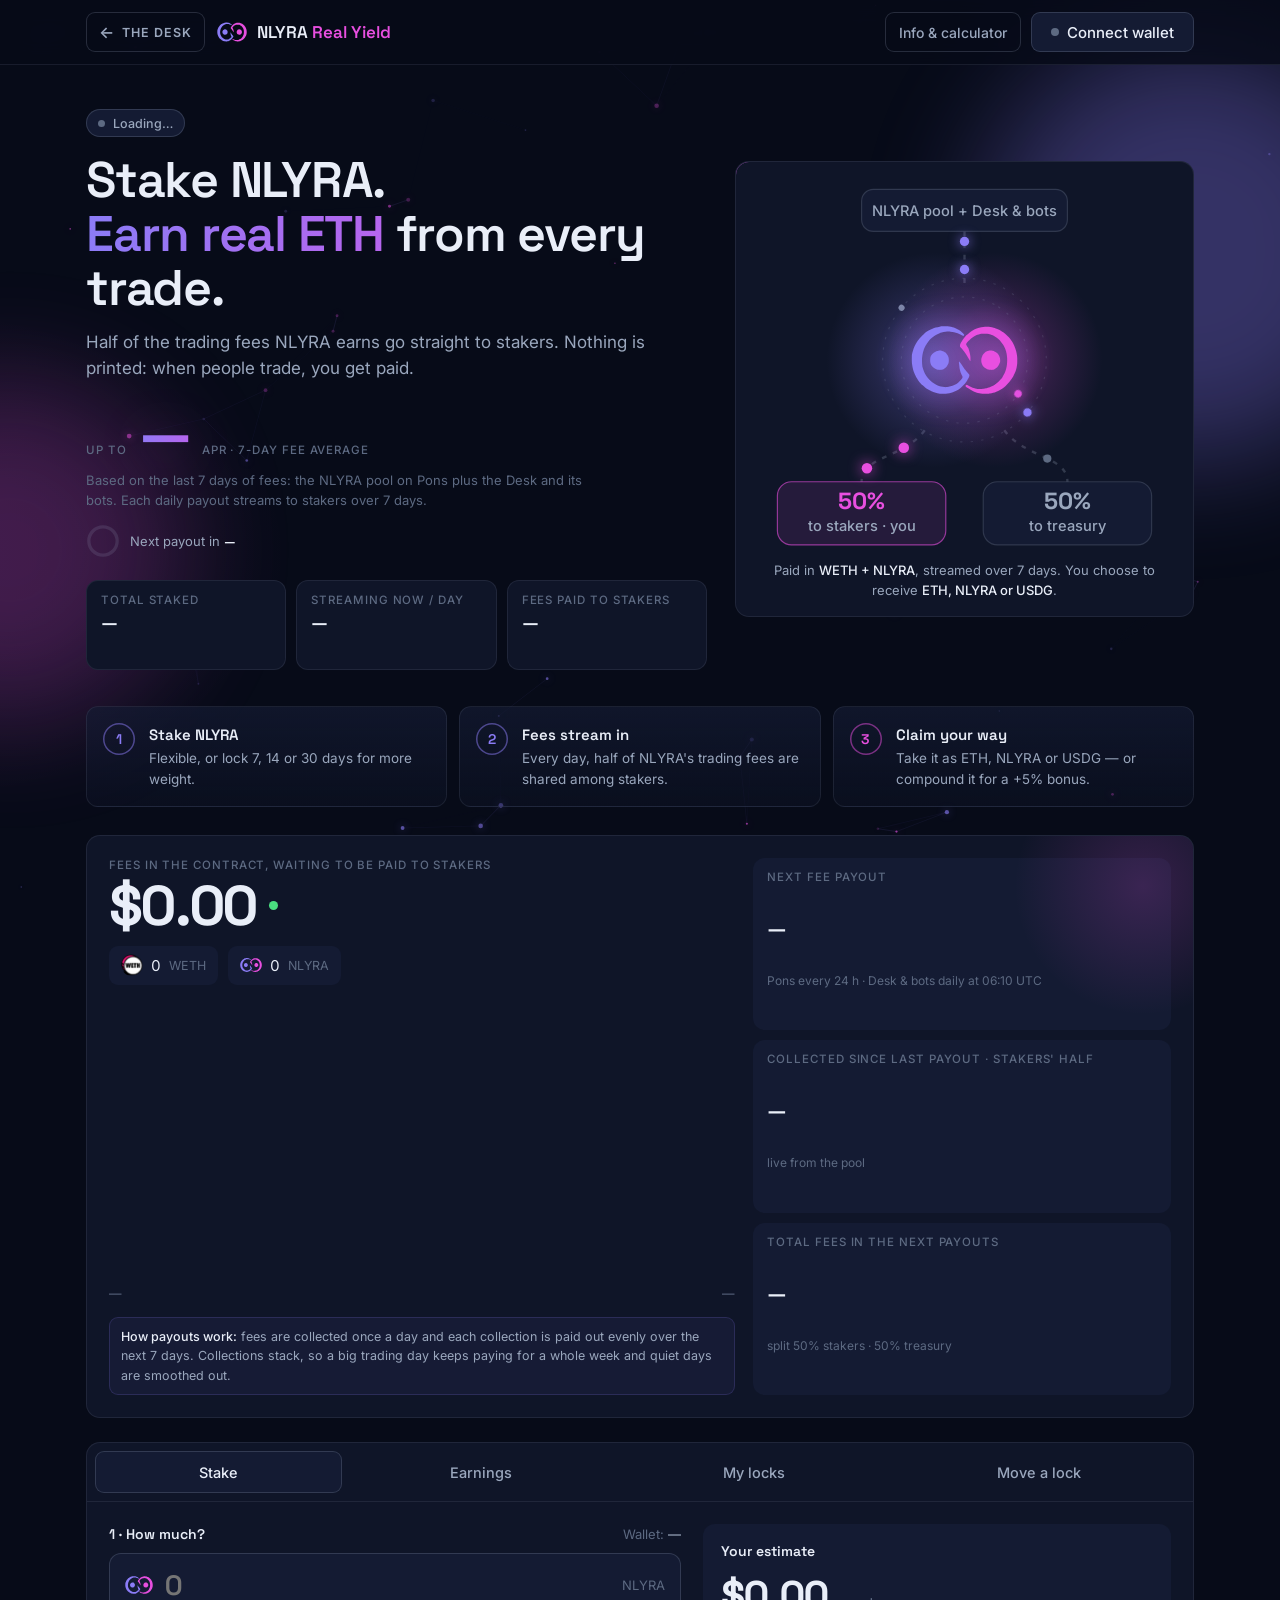
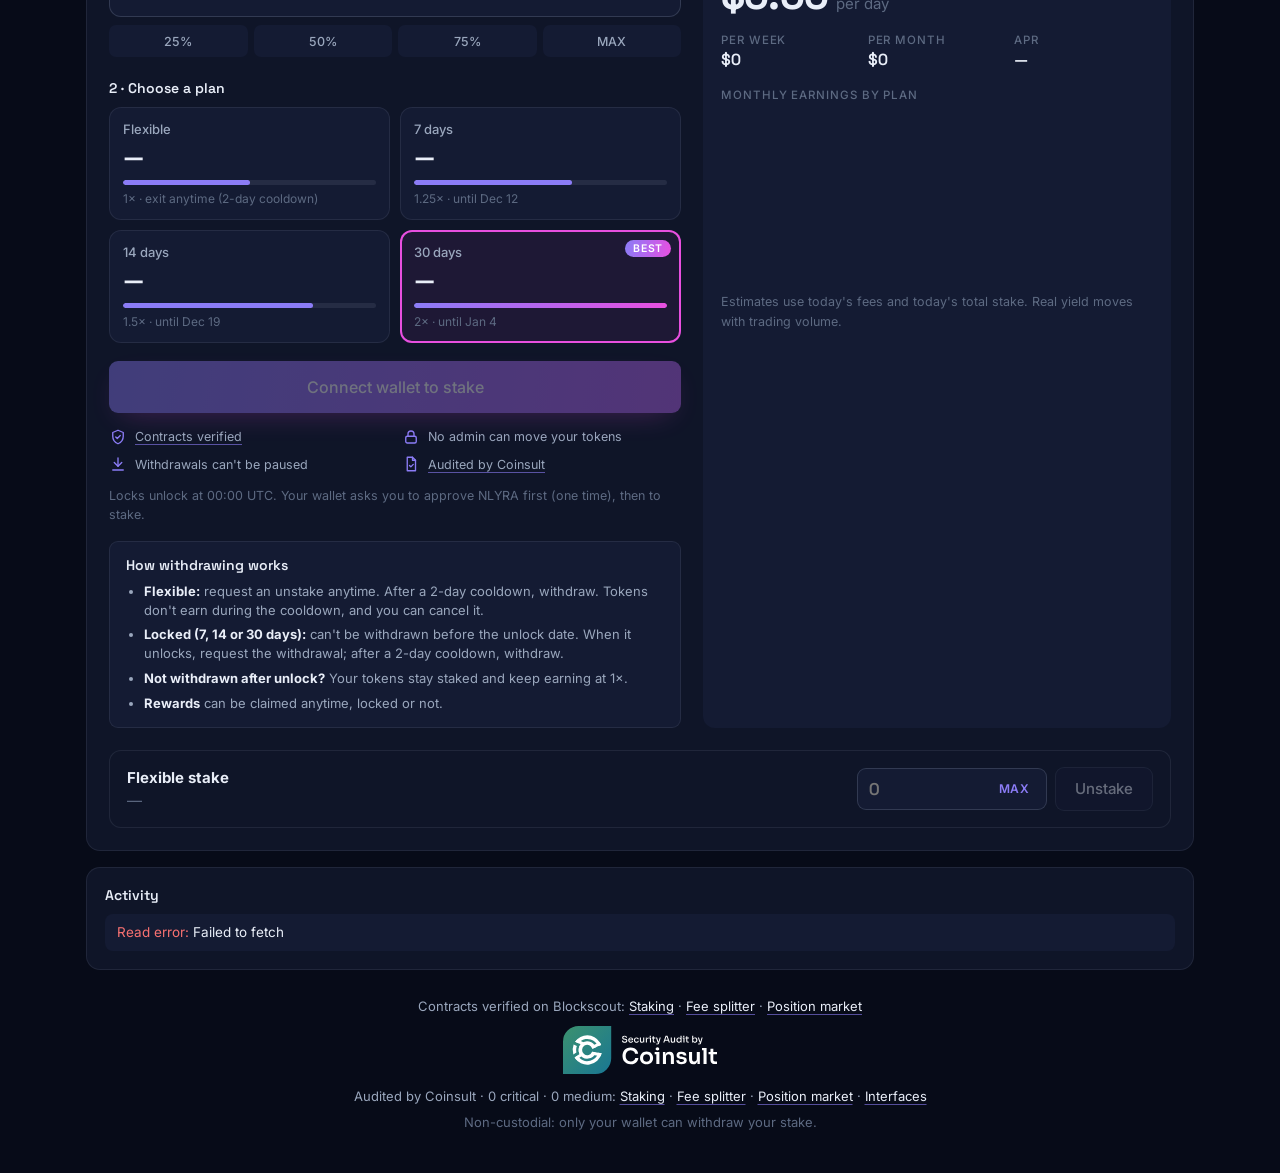
<file: docs/staking/index.html>
<!doctype html>
<html lang="en">
<head>
<meta charset="utf-8">
<meta name="viewport" content="width=device-width,initial-scale=1,viewport-fit=cover">
<meta name="robots" content="noindex,nofollow">
<title>NLYRA Real Yield</title>
<link rel="icon" href="dual-core.svg">
<link rel="preconnect" href="https://fonts.googleapis.com">
<link rel="stylesheet" href="https://fonts.googleapis.com/css2?family=Space+Grotesk:wght@500;600;700&family=Inter:wght@400;500;600&display=swap" media="print" onload="this.media='all'">
<style>
:root{
  --neron:#8B7CF6; --lyra:#E84FE0;
  --grad:linear-gradient(100deg,#8B7CF6 0%,#B466EE 48%,#E84FE0 100%);
  --page:#070B18; --card:#0F1528; --nested:#141B33; --nested2:#1A2240;
  --ink:#E9EEF8; --ink2:#9AA7BD; --ink3:#5D6A82;
  --line:rgba(154,167,189,.12); --line2:rgba(154,167,189,.22);
  --ok:#4ADE80; --warn:#FBBF24; --bad:#F87171;
  --display:"Space Grotesk",ui-sans-serif,system-ui,sans-serif;
  --body:"Inter",ui-sans-serif,system-ui,sans-serif;
  --ease:cubic-bezier(.2,.7,.2,1);
  color-scheme:dark;
}
*{box-sizing:border-box}
html{-webkit-text-size-adjust:100%;overflow-x:hidden}
body{margin:0;background:var(--page);color:var(--ink);font:400 15px/1.55 var(--body);-webkit-font-smoothing:antialiased;overflow-x:hidden;
  background-image:radial-gradient(900px 500px at 85% -10%,rgba(139,124,246,.14),transparent 60%),radial-gradient(700px 420px at -10% 20%,rgba(232,79,224,.08),transparent 60%)}
a{color:var(--ink);text-decoration-color:rgba(139,124,246,.6);text-underline-offset:3px}
h1,h2{font-family:var(--display);font-weight:600;letter-spacing:-.025em;margin:0;line-height:1.08;text-wrap:balance}
p{margin:0}
button{font-family:inherit}
.wrap{max-width:1140px;margin:0 auto;padding-inline:16px}
.k{color:var(--ink3);font:500 11.5px var(--body);text-transform:uppercase;letter-spacing:.08em}
.muted{color:var(--ink3)}
.center{text-align:center}
.fine{font-size:12.5px;color:var(--ink3);margin-top:12px}
.exit-how{margin-top:16px;padding:14px 16px;border:1px solid var(--line);border-radius:9px;background:var(--nested)}
.exit-how .lbl{margin:0 0 8px}
.exit-how ul{margin:0;padding-left:18px;display:grid;gap:6px}
.exit-how li{font-size:13px;line-height:1.45;color:var(--ink2)}
.exit-how b{color:var(--ink)}
.accent{color:var(--lyra)!important}
.card{background:var(--card);border:1px solid var(--line);border-radius:14px}

/* top */
.top{position:sticky;top:env(safe-area-inset-top,0px);z-index:20;background:rgba(7,11,24,.8);backdrop-filter:blur(12px);-webkit-backdrop-filter:blur(12px);border-bottom:1px solid var(--line)}
.top-in{display:flex;align-items:center;justify-content:space-between;gap:12px;height:64px}
.brand{display:flex;align-items:center;gap:10px;text-decoration:none;font:600 17px var(--display)}
.brand em{font-style:normal;color:var(--lyra)}
.btn{display:inline-flex;align-items:center;justify-content:center;gap:8px;height:44px;padding:0 20px;border-radius:9px;border:0;font:500 15px var(--body);cursor:pointer;white-space:nowrap;transition:transform .15s var(--ease),box-shadow .2s,background .2s,opacity .2s}
.btn:active{transform:translateY(1px)}
.btn[disabled]{opacity:.4;cursor:not-allowed}
.btn-primary{background:var(--grad);color:#fff;box-shadow:0 10px 30px -12px rgba(232,79,224,.7)}
.btn-ghost{background:var(--nested);color:var(--ink);box-shadow:inset 0 0 0 1px var(--line2)}
.btn-ghost:not([disabled]):hover{box-shadow:inset 0 0 0 1px var(--neron)}
.btn-wallet{background:var(--nested);color:var(--ink);box-shadow:inset 0 0 0 1px var(--line2);height:40px}
.btn-wallet .dot{width:8px;height:8px;border-radius:50%;background:var(--ink3)}
.btn-wallet.on .dot{background:var(--ok);box-shadow:0 0 8px var(--ok)}
.top-r{display:flex;align-items:center;gap:10px}
.top-l{display:flex;align-items:center;gap:12px;min-width:0}
.back-desk{display:inline-flex;align-items:center;gap:7px;height:40px;padding:0 13px;border-radius:9px;color:var(--ink2);text-decoration:none;font:600 12.5px var(--body);letter-spacing:.08em;text-transform:uppercase;box-shadow:inset 0 0 0 1px var(--line2);white-space:nowrap;flex:none}
.back-desk:hover{color:var(--ink);box-shadow:inset 0 0 0 1px var(--neron)}
.back-desk .ar{font-size:16px;line-height:1}
@media (max-width:560px){.back-desk .bl{display:none}.back-desk{padding:0 12px}.top-l{gap:8px}}
.btn-info{background:transparent;color:var(--ink2);box-shadow:inset 0 0 0 1px var(--line2);height:40px;padding:0 14px;font-size:14px;text-decoration:none}
.btn-info:hover{color:var(--ink);box-shadow:inset 0 0 0 1px var(--neron)}
.btn-info .s{display:none}
@media (max-width:560px){.brand span{display:none}}
@media (max-width:560px){.btn-info .l{display:none}.btn-info .s{display:inline}}  /* 2/10: with '← The Desk' the long label no longer fits on phones */
/* pending withdrawal, on top of everything (1/10) */
.cool-banner{display:flex;align-items:center;gap:16px;margin-top:20px;padding:16px 18px;border-radius:14px;background:var(--card);border:1px solid rgba(139,124,246,.45)}
.cool-banner.ready{border-color:rgba(74,222,128,.55)}
.cb-ic svg{display:block;width:30px;height:30px;stroke:var(--neron);fill:none;stroke-width:1.8;stroke-linecap:round;stroke-linejoin:round}
.cool-banner.ready .cb-ic svg{stroke:var(--ok)}
.cb-main{flex:1;min-width:0}
.cb-k{margin:0;font:600 12px var(--body);letter-spacing:.12em;text-transform:uppercase;color:var(--ink2)}
.cool-banner.ready .cb-k{color:var(--ok)}
.cb-v{margin:4px 0 2px;font:600 22px var(--display)}
.cb-t{margin:0 0 10px;font-size:14px;color:var(--ink2)}
.cb-bar{height:6px;border-radius:999px;background:rgba(154,167,189,.14);overflow:hidden}
.cb-bar i{display:block;height:100%;width:0;border-radius:999px;background:var(--neron);transition:width .6s}
.cool-banner.ready .cb-bar i{background:var(--ok)}
.btn-ready{background:var(--ok);color:#06210f;font-weight:600}
@media (max-width:560px){.cool-banner{flex-wrap:wrap}.cool-banner .btn{width:100%}}
.btn-xl{height:52px;font-size:16px;width:100%;margin-top:18px}
.btn-sm{height:34px;padding:0 12px;font-size:13px}
.link{background:none;border:0;color:var(--neron);font:600 12px var(--body);cursor:pointer;letter-spacing:.04em}

/* hero */
.hero{display:grid;grid-template-columns:1.15fr .85fr;gap:28px;align-items:center;padding-block:44px 28px}
@media (max-width:900px){.hero{grid-template-columns:1fr;padding-block:28px 20px}}
.pill-live{display:inline-flex;align-items:center;gap:8px;height:28px;padding:0 12px;border-radius:999px;background:var(--nested);box-shadow:inset 0 0 0 1px var(--line2);font:500 12.5px var(--body);color:var(--ink2)}
.pill-live i{width:7px;height:7px;border-radius:50%;background:var(--ink3)}
.pill-live.on{color:var(--ok)} .pill-live.on i{background:var(--ok);animation:pulse 1.8s infinite}
@keyframes pulse{0%{box-shadow:0 0 0 0 rgba(74,222,128,.6)}70%{box-shadow:0 0 0 8px rgba(74,222,128,0)}100%{box-shadow:0 0 0 0 rgba(74,222,128,0)}}
.hero h1{font-size:clamp(32px,5vw,50px);margin-top:16px}
.grad{background:var(--grad);-webkit-background-clip:text;background-clip:text;color:transparent}
.lead{color:var(--ink2);font-size:17px;max-width:52ch;margin-top:14px}
.apr-hero{display:flex;align-items:baseline;gap:12px;margin-top:22px;flex-wrap:wrap}
.apr-hero b{font:700 clamp(40px,6vw,60px)/1 var(--display);letter-spacing:-.03em;font-variant-numeric:tabular-nums}
.apr-note{margin:6px 0 0;font-size:13px;color:var(--ink3);max-width:520px}
/* treasury boost: shown apart from the fee APR, never added into it */
.boost-pill{display:inline-flex;flex-wrap:wrap;align-items:baseline;gap:4px 8px;margin:12px 0 0;padding:7px 13px;border-radius:12px;background:rgba(232,79,224,.09);box-shadow:inset 0 0 0 1px rgba(232,79,224,.35);font:500 13px var(--body);color:var(--ink2);max-width:100%}
.boost-pill b{font:700 17px var(--display);color:var(--lyra);font-variant-numeric:tabular-nums}
.boost-pill .bt{color:var(--ink3);font-size:12px}
.plan .pb{display:block;color:var(--lyra);font-size:12px;font-weight:600;margin-top:2px}
.boostv{color:var(--lyra)}
/* staked by plan */
.tiers{padding:18px 20px;display:grid;gap:12px}
.tiers .lbl{margin:0}
.tiers-bar{display:flex;height:8px;border-radius:999px;overflow:hidden;background:var(--nested)}
.tiers-bar i{display:block;height:100%}
.tb0{background:#5D6A82}.tb1{background:#8B7CF6}.tb2{background:#B466EE}.tb3{background:#E84FE0}.tbx{background:#2A3350}
.tiers-grid{display:grid;grid-template-columns:repeat(4,minmax(0,1fr));gap:10px}
@media (max-width:620px){.tiers-grid{grid-template-columns:repeat(2,minmax(0,1fr))}}
.tc{display:grid;gap:2px;background:var(--nested);border-radius:10px;padding:10px 12px;min-width:0}
.tc .tn{font-size:12.5px;color:var(--ink2);display:flex;align-items:center;gap:6px}
.tc .tn em{font-style:normal;color:var(--ink3)}
.tc b{font:600 18px var(--display);font-variant-numeric:tabular-nums;overflow-wrap:anywhere}
.tc small{font-size:12px;color:var(--ink3);font-variant-numeric:tabular-nums}
.tdot{display:inline-block;width:8px;height:8px;border-radius:50%;flex:none}
.tiers-note{margin:0;font-size:12.5px;color:var(--ink3)}
.hero-stats{display:grid;grid-template-columns:repeat(3,1fr);gap:10px;margin-top:22px}
@media (max-width:560px){.hero-stats{grid-template-columns:1fr 1fr}.hero-stats>div:last-child{grid-column:1/-1}}
.hero-stats>div{background:var(--card);border:1px solid var(--line);border-radius:12px;padding:12px 14px;display:grid;gap:3px;min-width:0}
.hero-stats b{font:600 19px var(--display);font-variant-numeric:tabular-nums;overflow-wrap:anywhere}
.hero-stats small{color:var(--ink3);font-size:12px}

/* flow */
.flow{padding:18px 18px 16px}
.flow-svg{width:100%;height:auto;display:block}
.wire{fill:none;stroke:rgba(154,167,189,.25);stroke-width:2;stroke-dasharray:4 6}
.spark{fill:var(--neron);filter:drop-shadow(0 0 5px rgba(139,124,246,.9))}
.spark.s-l{fill:var(--lyra);filter:drop-shadow(0 0 6px rgba(232,79,224,.9))}
.spark.s-d{fill:#5D6A82;filter:none}
.node rect{fill:var(--nested);stroke:var(--line2)}
.node text{fill:var(--ink2);font:500 12.5px var(--body);text-anchor:middle}
.node.hot rect{stroke:rgba(139,124,246,.6)}
.node.you rect{fill:rgba(232,79,224,.1);stroke:rgba(232,79,224,.6)}
.node .big{font:700 20px var(--display);fill:var(--lyra)}
.node .big.dim{fill:var(--ink2)}
.flow-note{font-size:13px;color:var(--ink2);text-align:center;margin-top:8px}
.flow-note b{color:var(--ink);font-weight:500}

/* steps */
.steps{list-style:none;margin:8px 0 28px;padding:0;display:grid;grid-template-columns:repeat(3,1fr);gap:12px}
@media (max-width:760px){.steps{grid-template-columns:1fr}}
.steps li{display:flex;gap:14px;align-items:flex-start;padding:16px;border-radius:12px;background:linear-gradient(180deg,rgba(20,27,51,.7),rgba(15,21,40,.4));border:1px solid var(--line)}
.steps li>span{flex:none;width:32px;height:32px;border-radius:50%;display:grid;place-items:center;font:600 14px var(--display);color:var(--neron);box-shadow:inset 0 0 0 1.5px rgba(139,124,246,.5)}
.steps li:last-child>span{color:var(--lyra);box-shadow:inset 0 0 0 1.5px rgba(232,79,224,.5)}
.steps b{font:600 15px var(--display)}
.steps p{color:var(--ink2);font-size:13.5px;margin-top:2px}

/* app */
.app{padding:0;overflow:hidden}
.tabs{display:flex;gap:4px;padding:8px;border-bottom:1px solid var(--line);overflow-x:auto;scrollbar-width:none}
.tabs::-webkit-scrollbar{display:none}
.tabs button{flex:1 0 auto;height:42px;padding:0 16px;border:0;border-radius:9px;background:transparent;color:var(--ink2);font:500 14.5px var(--body);cursor:pointer;display:inline-flex;align-items:center;justify-content:center;gap:8px}
.tabs button.on{background:var(--nested);color:var(--ink);box-shadow:inset 0 0 0 1px var(--line2)}
.tabs em{font-style:normal;font:600 11px var(--body);background:var(--lyra);color:#fff;border-radius:999px;padding:1px 7px}
.pane{display:none;padding:22px}
.pane.on{display:block;animation:fade .25s var(--ease)}
@keyframes fade{from{opacity:0;transform:translateY(4px)}to{opacity:1;transform:none}}
.cols{display:grid;grid-template-columns:1.1fr .9fr;gap:22px}
@media (max-width:860px){.cols{grid-template-columns:1fr}}
.col{min-width:0}
.col.est,.cols>.col+.col{background:var(--nested);border-radius:12px;padding:18px}
.lbl{font:600 14px var(--display);color:var(--ink);margin-bottom:10px}
.lbl-row{display:flex;justify-content:space-between;align-items:baseline;gap:10px;flex-wrap:wrap}
.bal{font-size:13px;color:var(--ink3)} .bal b{color:var(--ink2);font-weight:500}

.amt{display:flex;align-items:center;gap:12px;background:var(--nested);border-radius:12px;padding:0 16px;box-shadow:inset 0 0 0 1px var(--line2);transition:box-shadow .2s}
.amt:focus-within{box-shadow:inset 0 0 0 1.5px var(--neron)}
.amt input{flex:1;min-width:0;background:none;border:0;color:var(--ink);font:600 28px var(--display);height:64px;outline:none;font-variant-numeric:tabular-nums}
.amt span{color:var(--ink3);font-size:13px}
.amt.sm input{font-size:17px;height:42px}
.amt.sm{padding:0 12px;border-radius:9px}
.pcts{display:flex;gap:6px;margin-top:8px}
.pcts button{flex:1;height:32px;border:0;border-radius:7px;background:var(--nested);color:var(--ink2);font:500 12.5px var(--body);cursor:pointer}
.pcts button:hover{color:var(--ink)}

.plans{display:grid;grid-template-columns:1fr 1fr;gap:10px}
.plan{position:relative;text-align:left;border:0;border-radius:12px;background:var(--nested);box-shadow:inset 0 0 0 1px var(--line);padding:14px;cursor:pointer;display:grid;gap:4px;color:var(--ink);transition:box-shadow .2s,transform .15s}
.plan:hover{transform:translateY(-1px)}
.plan.on{box-shadow:inset 0 0 0 2px var(--neron);background:rgba(139,124,246,.08)}
.plan.best.on{box-shadow:inset 0 0 0 2px var(--lyra);background:rgba(232,79,224,.07)}
.pn{font:500 13px var(--body);color:var(--ink2)}
.plan .apr{font:700 24px var(--display);font-variant-numeric:tabular-nums}
.plan small{color:var(--ink3);font-size:12px}
.mult{display:block;height:5px;border-radius:5px;background:rgba(154,167,189,.12);overflow:hidden;margin:4px 0 2px}
.mult i{display:block;height:100%;background:var(--neron);border-radius:5px}
.plan.best .mult i{background:var(--grad)}
.tagb{position:absolute;top:10px;right:10px;font:600 10.5px var(--body);letter-spacing:.06em;text-transform:uppercase;color:#fff;background:var(--grad);padding:2px 8px;border-radius:999px}

.est-big{display:flex;align-items:baseline;gap:8px}
.est-big b{font:700 40px var(--display);font-variant-numeric:tabular-nums;letter-spacing:-.02em}
.est-big span{color:var(--ink3)}
.est-row{display:grid;grid-template-columns:repeat(3,1fr);gap:8px;margin-top:12px}
.est-row>div{display:grid;gap:2px}
.est-row b{font:600 16px var(--display);font-variant-numeric:tabular-nums}
.chart{width:100%;height:170px;display:block;margin-top:8px;overflow:visible}
#chart-hist{height:140px}
.chart text{fill:var(--ink3);font:500 10.5px var(--body)}
.chart .val{fill:var(--ink);font:600 11px var(--body)}

.unstake{display:flex;align-items:center;justify-content:space-between;gap:16px;flex-wrap:wrap;margin-top:22px;padding:16px 18px;border-radius:12px;box-shadow:inset 0 0 0 1px var(--line)}
.un-actions{display:flex;gap:8px;align-items:center;flex-wrap:wrap}
.un-actions .amt{width:190px}

/* earnings */
.ticker{display:flex;align-items:center;gap:12px}
.ticker b{font:700 clamp(34px,5vw,46px)/1 var(--display);font-variant-numeric:tabular-nums;letter-spacing:-.02em}
.live-dot{width:9px;height:9px;border-radius:50%;background:var(--ok);animation:pulse 1.8s infinite}
.toks{display:flex;gap:10px;margin-top:12px;flex-wrap:wrap}
.toks>div{display:flex;align-items:center;gap:8px;background:var(--nested);border-radius:9px;padding:8px 12px;font-variant-numeric:tabular-nums}
.toks img{border-radius:50%}
.toks small{color:var(--ink3)}
.coins{display:grid;grid-template-columns:repeat(4,1fr);gap:8px}
@media (max-width:520px){.coins{grid-template-columns:1fr 1fr}}
.coins button{border:0;border-radius:12px;background:var(--nested);box-shadow:inset 0 0 0 1px var(--line);padding:12px 8px;cursor:pointer;display:grid;justify-items:center;gap:4px;color:var(--ink)}
.coins button img{border-radius:50%}
.coins button b{font:600 14px var(--display)}
.coins button small{color:var(--ink3);font-size:11.5px}
.coins button.on{box-shadow:inset 0 0 0 2px var(--neron);background:rgba(139,124,246,.08)}
.duo{display:flex}.duo img+img{margin-left:-6px}
.recv{display:flex;justify-content:space-between;align-items:baseline;gap:10px;margin-top:14px;padding:14px 16px;background:var(--nested);border-radius:12px;flex-wrap:wrap}
.recv b{font:600 18px var(--display);font-variant-numeric:tabular-nums}
.more{margin-top:10px;color:var(--ink2);font-size:13px}
.more summary{cursor:pointer}
.more input{width:100%;margin-top:8px}
input{background:var(--nested);border:0;box-shadow:inset 0 0 0 1px var(--line2);border-radius:9px;color:var(--ink);padding:10px 12px;font:500 14px var(--body);min-width:0;outline:none}
input:focus{box-shadow:inset 0 0 0 1.5px var(--neron)}
.btn-row{display:grid;grid-template-columns:1.3fr 1fr;gap:10px}
.btn-row .btn-xl{margin-top:16px}

.donut-wrap{position:relative;width:180px;height:180px;margin:4px auto 10px}
.donut{width:100%;height:100%;transform:rotate(-90deg)}
.donut-c{position:absolute;inset:0;display:grid;place-content:center;text-align:center}
.donut-c b{font:700 26px var(--display);font-variant-numeric:tabular-nums}
.donut-c span{color:var(--ink3);font-size:12px}
.kv{display:grid;grid-template-columns:1fr auto;gap:9px 16px;margin-top:8px}
.kv span{color:var(--ink2);font-size:14px}.kv b{font-weight:500;text-align:right;font-variant-numeric:tabular-nums}

/* locks */
.locks{display:grid;grid-template-columns:repeat(auto-fill,minmax(300px,1fr));gap:12px}
.empty{color:var(--ink3);padding:30px 0;text-align:center;grid-column:1/-1}
.lock{background:var(--nested);border-radius:12px;padding:16px;display:grid;gap:10px;box-shadow:inset 0 0 0 1px var(--line)}
.lock-h{display:flex;justify-content:space-between;align-items:center;gap:8px}
.lock-h b{font:600 22px var(--display);font-variant-numeric:tabular-nums}
.chip{display:inline-flex;align-items:center;height:24px;padding:0 10px;border-radius:999px;font:600 11.5px var(--body);background:rgba(139,124,246,.14);color:var(--neron)}
.chip.l30{background:rgba(232,79,224,.14);color:var(--lyra)}
.chip.done{background:rgba(74,222,128,.12);color:var(--ok)}
.bar{height:8px;border-radius:8px;background:rgba(154,167,189,.12);overflow:hidden}
.bar i{display:block;height:100%;background:var(--grad);border-radius:8px}
.lock-m{display:flex;justify-content:space-between;color:var(--ink3);font-size:12.5px;gap:8px;flex-wrap:wrap}
.lock-a{display:flex;gap:6px;flex-wrap:wrap}
.lock-a select{background:var(--card);color:var(--ink);border:0;box-shadow:inset 0 0 0 1px var(--line2);border-radius:8px;height:34px;padding:0 8px;font:500 13px var(--body)}
.lock-mv{display:flex;gap:6px}
.lock-mv input{flex:1;height:34px;padding:0 10px;font-size:13px}
.offered{font-size:12.5px;color:var(--warn)}
/* permissionless daily collection: shown only when it is due */
#b-harvest{margin-top:10px;justify-self:start;align-self:start}
/* lock slots + tiny (probable junk) locks · Coinsult RYSM1 */
.slots{grid-column:1/-1;display:flex;flex-wrap:wrap;align-items:baseline;gap:4px 10px;color:var(--ink2);font-size:13px}
.slots b{color:var(--ink);font-variant-numeric:tabular-nums}
.slots.near b{color:var(--warn)}
.slots span{flex-basis:100%;color:var(--warn);font-size:12.5px}
.junk{grid-column:1/-1;background:var(--nested);border-radius:12px;padding:16px;display:grid;gap:10px;box-shadow:inset 0 0 0 1px rgba(251,191,36,.28)}
.junk-h{display:flex;justify-content:space-between;align-items:center;gap:8px;flex-wrap:wrap}
.junk-h b{font:600 16px var(--display);color:var(--warn)}
.junk-h small{font:500 12.5px var(--body);color:var(--ink3)}
.junk p{margin:0;color:var(--ink2);font-size:13px;line-height:1.5;max-width:70ch}
.junk p.junk-w{color:var(--warn)}
.junk-r{display:flex;justify-content:space-between;align-items:center;gap:8px;flex-wrap:wrap;padding-top:10px;border-top:1px solid var(--line);font-size:13px;color:var(--ink2)}
.junk-r b{color:var(--ink);font-variant-numeric:tabular-nums}
.junk-r .lock-mv{flex:1 1 260px;max-width:420px}

/* move */
.move-ill{display:flex;align-items:center;justify-content:center;gap:12px;margin:6px 0 16px;flex-wrap:wrap}
.mv{display:grid;justify-items:center;gap:2px;background:var(--nested);border-radius:12px;padding:14px 22px;min-width:150px}
.mv-n{width:34px;height:34px;border-radius:50%;display:grid;place-items:center;font:700 15px var(--display);color:#fff;background:var(--neron);margin-bottom:4px}
.mv-n.b{background:var(--lyra)}
.mv small{color:var(--ink3)}
.mv-arrow svg{width:80px;height:20px;fill:none;stroke:var(--ink3);stroke-width:2;stroke-linecap:round;stroke-linejoin:round}
.move-ill+p{max-width:60ch;margin:0 auto 20px;font-size:14px}
.row-in{display:flex;gap:8px}.row-in input{flex:1}
.rc{display:grid;gap:8px;margin-top:12px}
.rc>div{display:flex;align-items:center;justify-content:space-between;gap:10px;background:var(--card);border-radius:9px;padding:10px 12px;flex-wrap:wrap;font-size:14px}

/* log/foot */
.log-card{padding:18px;margin-top:16px}
.log{display:grid;gap:6px;font-size:13.5px}
.log div{background:var(--nested);border-radius:8px;padding:8px 12px}
.t-ok{color:var(--ok)} .t-bad{color:var(--bad)} .t-warn{color:var(--warn)}
.foot{padding-block:26px 40px;text-align:center;font-size:13px;color:var(--ink2);display:grid;gap:6px}
.audit-badge{justify-self:center;display:block;margin-block:4px 6px;border-radius:10px;transition:opacity .15s}
.audit-badge:hover{opacity:.85}
.audit-badge img{display:block;height:48px;width:auto}

/* toast */
.toast{position:fixed;left:50%;bottom:calc(20px + env(safe-area-inset-bottom,0px));transform:translateX(-50%);background:var(--nested2);box-shadow:0 12px 40px rgba(0,0,0,.5),inset 0 0 0 1px var(--line2);border-radius:12px;padding:12px 16px;font-size:14px;z-index:50;max-width:calc(100% - 32px)}

/* ===== motion ===== */
#fx{position:fixed;inset:0;z-index:-1;pointer-events:none}
.grad{background-size:200% 100%;animation:gradmove 6s ease-in-out infinite}
@keyframes gradmove{0%,100%{background-position:0% 50%}50%{background-position:100% 50%}}
.apr-hero b{background:var(--grad);background-size:200% 100%;-webkit-background-clip:text;background-clip:text;color:transparent;animation:gradmove 5s ease-in-out infinite;filter:drop-shadow(0 6px 26px rgba(232,79,224,.35))}
.orb{position:fixed;border-radius:50%;filter:blur(60px);opacity:.35;pointer-events:none;z-index:-1;animation:drift 18s ease-in-out infinite}
.orb.a{width:420px;height:420px;background:#8B7CF6;top:40px;right:-120px}
.orb.b{width:340px;height:340px;background:#E84FE0;top:380px;left:-160px;animation-delay:-6s;opacity:.22}
@keyframes drift{0%,100%{transform:translate(0,0) scale(1)}33%{transform:translate(-40px,30px) scale(1.08)}66%{transform:translate(30px,-20px) scale(.95)}}
.hero-stats>div,.steps li,.plan,.coins button,.lock,.card{transition:transform .25s var(--ease),box-shadow .25s,border-color .25s}
.hero-stats>div:hover,.steps li:hover{transform:translateY(-3px);border-color:rgba(139,124,246,.4);box-shadow:0 14px 40px -18px rgba(139,124,246,.6)}
.plan.on{animation:pop .35s var(--ease)}
@keyframes pop{0%{transform:scale(.97)}60%{transform:scale(1.02)}100%{transform:scale(1)}}
.flow{position:relative;overflow:hidden}
.flow::before{content:"";position:absolute;inset:-1px;border-radius:14px;padding:1px;background:conic-gradient(from var(--ang,0deg),transparent 0 70%,#8B7CF6 80%,#E84FE0 90%,transparent 100%);-webkit-mask:linear-gradient(#000 0 0) content-box,linear-gradient(#000 0 0);-webkit-mask-composite:xor;mask-composite:exclude;animation:spin 6s linear infinite;pointer-events:none}
@property --ang{syntax:"<angle>";initial-value:0deg;inherits:false}
@keyframes spin{to{--ang:360deg}}
.node.you rect{animation:glow 2.4s ease-in-out infinite}
@keyframes glow{0%,100%{filter:drop-shadow(0 0 0 rgba(232,79,224,0))}50%{filter:drop-shadow(0 0 10px rgba(232,79,224,.55))}}
.chart rect{transform-box:fill-box;transform-origin:bottom;animation:grow .7s var(--ease) both}
@keyframes grow{from{transform:scaleY(.05)}to{transform:scaleY(1)}}
.chart text.val{animation:fadein .6s .35s both}
@keyframes fadein{from{opacity:0}to{opacity:1}}
.donut circle+circle,.donut circle:last-child{transition:stroke-dasharray 1s var(--ease)}
.bar i{animation:barin 1.1s var(--ease) both}
@keyframes barin{from{width:0!important}}
.ticker b{background:linear-gradient(90deg,var(--ink) 0%,var(--ink) 40%,#fff 50%,var(--ink) 60%,var(--ink) 100%);background-size:250% 100%;-webkit-background-clip:text;background-clip:text;color:transparent;animation:shine 3.5s linear infinite}
@keyframes shine{from{background-position:100% 0}to{background-position:-150% 0}}
.btn-primary{background-size:200% 100%;animation:gradmove 6s ease-in-out infinite}
.btn-primary:not([disabled]):hover{transform:translateY(-2px);box-shadow:0 16px 40px -12px rgba(232,79,224,.85)}
.next{display:inline-flex;align-items:center;gap:8px;margin-top:14px;font-size:13px;color:var(--ink2)}
.next b{font:600 13px var(--display);color:var(--ink);font-variant-numeric:tabular-nums}
.bump{animation:bump .5s var(--ease)}
@keyframes bump{0%{color:inherit}30%{color:#fff;text-shadow:0 0 14px rgba(232,79,224,.8)}100%{text-shadow:none}}
.confetti{position:fixed;inset:0;pointer-events:none;z-index:60}
@media (prefers-reduced-motion:reduce){*,*::before{animation:none!important;transition:none!important}#fx{display:none}}

/* vault */
.vault{display:grid;grid-template-columns:1.2fr .8fr;gap:18px;padding:22px;margin-bottom:24px;position:relative;overflow:hidden}
.vault::after{content:"";position:absolute;right:-80px;top:-80px;width:260px;height:260px;border-radius:50%;background:radial-gradient(circle,rgba(232,79,224,.18),transparent 70%);pointer-events:none}
@media (max-width:860px){.vault{grid-template-columns:1fr}}
.v-big{display:flex;align-items:center;gap:12px;margin-top:6px}
.v-big b{font:700 clamp(38px,6vw,56px)/1 var(--display);letter-spacing:-.03em;font-variant-numeric:tabular-nums}
.stream{margin-top:18px}
.stream-bar{height:12px;border-radius:12px;background:rgba(154,167,189,.12);overflow:hidden;position:relative}
.stream-bar i{display:block;height:100%;width:0;border-radius:12px;background:var(--grad);background-size:200% 100%;animation:gradmove 4s ease-in-out infinite;transition:width 1.2s var(--ease);position:relative}
.stream-bar i::after{content:"";position:absolute;inset:0;background:linear-gradient(90deg,transparent,rgba(255,255,255,.35),transparent);animation:shine2 2.2s linear infinite}
@keyframes shine2{from{transform:translateX(-100%)}to{transform:translateX(200%)}}
.stream-m{display:flex;justify-content:space-between;gap:10px;margin-top:8px;font-size:12.5px;color:var(--ink3);flex-wrap:wrap}
.v-side{display:grid;gap:10px}
.v-tile{background:var(--nested);border-radius:12px;padding:12px 14px;display:grid;gap:2px}
.v-tile b{font:600 22px var(--display);font-variant-numeric:tabular-nums}
.v-tile small{color:var(--ink3);font-size:12px}
[hidden]{display:none!important}
.amt input,.amt input:focus{box-shadow:none;border-radius:0;padding:0;background:none}
.how{margin-top:14px;font-size:12.5px;color:var(--ink2);background:rgba(139,124,246,.06);border-radius:9px;padding:10px 12px;box-shadow:inset 0 0 0 1px rgba(139,124,246,.18)}
.how b{color:var(--ink);font-weight:500}

img[src*="dual-core"]{border-radius:0!important;object-fit:contain}
img{-webkit-user-drag:none;user-select:none}

/* ---- next payout ring ---- */
.next{display:flex;align-items:center;gap:10px}
.ring{width:34px;height:34px;transform:rotate(-90deg);flex:0 0 auto}
.ring-bg{fill:none;stroke:rgba(154,167,189,.16);stroke-width:3.5}
.ring-fg{fill:none;stroke:var(--lyra);stroke-width:3.5;stroke-linecap:round;stroke-dasharray:94.25;stroke-dashoffset:94.25;transition:stroke-dashoffset 1s linear;filter:drop-shadow(0 0 4px rgba(232,79,224,.6))}
/* ---- dual core engine ---- */
.core-svg .glow{animation:breathe 4.5s ease-in-out infinite;transform-box:fill-box;transform-origin:center}
.core-svg .glow.g2{animation-delay:-2.2s}
@keyframes breathe{0%,100%{opacity:.75;transform:scale(.94)}50%{opacity:1;transform:scale(1.06)}}
.core-svg .ring-o{fill:none;stroke:rgba(154,167,189,.16);stroke-dasharray:2 7}
.core-svg .elec{fill:var(--neron);filter:drop-shadow(0 0 5px rgba(139,124,246,.95))}
.core-svg .elec.l{fill:var(--lyra);filter:drop-shadow(0 0 5px rgba(232,79,224,.95))}
.core-svg .elec.dim{fill:#7d86a8;filter:none}
.core-svg .core-logo{filter:drop-shadow(0 0 14px rgba(139,124,246,.45))}
/* ---- fee tank ---- */
.tank-wrap{margin-top:14px}
.tank{width:100%;max-width:470px;height:auto;display:block}
.tank text{font:500 12.5px var(--body);fill:var(--ink2)}
.tank text.v{font:600 13.5px var(--display);fill:var(--ink)}
.tank text.dim{fill:var(--ink3)}
.tank .shell{fill:rgba(20,27,51,.65);stroke:var(--line2);stroke-width:1.5}
.tank .ghost{fill:rgba(232,79,224,.10);stroke:rgba(232,79,224,.65);stroke-dasharray:5 5}
.tank .lead{stroke:rgba(154,167,189,.28);stroke-dasharray:2 4}
.tank .drop{fill:var(--lyra);filter:drop-shadow(0 0 4px rgba(232,79,224,.9))}
/* ---- trust strip ---- */
.trust{list-style:none;margin:14px 0 0;padding:0;display:grid;grid-template-columns:1fr 1fr;gap:8px 14px}
.trust li{display:flex;align-items:center;gap:8px;font-size:12.5px;color:var(--ink2);min-width:0}
.trust a{color:var(--ink2)}
.trust svg{width:18px;height:18px;flex:0 0 auto;fill:none;stroke:var(--neron);stroke-width:1.8;stroke-linecap:round;stroke-linejoin:round}
@media (max-width:400px){.trust{grid-template-columns:1fr}}
/* ---- example chip ---- */
.ex-chip{display:inline-block;margin-left:8px;padding:2px 9px;border-radius:999px;font:500 11.5px var(--body);color:var(--lyra);background:rgba(232,79,224,.1);box-shadow:inset 0 0 0 1px rgba(232,79,224,.35);vertical-align:middle}
/* ---- share modal ---- */
.modal{position:fixed;inset:0;z-index:60;display:grid;place-items:center;padding:16px;background:rgba(4,6,14,.72);backdrop-filter:blur(6px)}
.modal-box{position:relative;width:min(640px,100%);max-height:calc(100dvh - 32px);overflow:auto;background:var(--card);border:1px solid var(--line2);border-radius:14px;padding:18px}
.modal-box canvas{width:100%;height:auto;display:block;border-radius:9px;margin-top:4px}
.modal-x{position:absolute;top:8px;right:10px;width:34px;height:34px;border:0;border-radius:9px;background:var(--nested);color:var(--ink);font-size:20px;cursor:pointer}
.share-a{display:flex;flex-wrap:wrap;gap:10px;margin-top:14px}
.share-a .btn{flex:1 1 150px;text-decoration:none}
@media (prefers-reduced-motion:reduce){.core-svg .glow{animation:none}.ring-fg{transition:none}}
</style>
</head>
<body>
<canvas id="fx" aria-hidden="true"></canvas>
<div class="orb a"></div><div class="orb b"></div>
<header class="top">
  <div class="wrap top-in">
    <div class="top-l">
      <!-- 2/10 (Tok S): from the Desk's STAKE button there was no way back; same idea as the Smart Money page -->
      <a class="back-desk" href="https://nlyra.xyz/desk" aria-label="Back to The Desk"><span class="ar" aria-hidden="true">←</span><span class="bl">The Desk</span></a>
      <a class="brand" href="./"><img src="dual-core.svg" alt="" width="30" height="30"><span>NLYRA <em>Real Yield</em></span></a>
    </div>
    <div class="top-r">
      <a class="btn btn-info" href="https://nlyra.xyz/newstake/"><span class="l">Info &amp; calculator</span><span class="s">Info</span></a>
      <button class="btn btn-wallet" id="connect"><span class="dot"></span><span id="connect-t">Connect wallet</span></button>
    </div>
  </div>
</header>

<main class="wrap">
  <!-- pending withdrawal (1/10: it used to be one grey line at the bottom of the Stake tab) -->
  <section class="cool-banner" id="cool-banner" hidden aria-live="polite">
    <div class="cb-ic" aria-hidden="true"><svg viewBox="0 0 24 24"><circle cx="12" cy="12" r="9"/><path d="M12 7v5l3 2"/></svg></div>
    <div class="cb-main">
      <p class="cb-k" id="cb-k">Withdrawal in progress</p>
      <p class="cb-v"><b id="cb-amt">—</b> NLYRA</p>
      <p class="cb-t" id="cb-t">—</p>
      <div class="cb-bar"><i id="cb-bar"></i></div>
    </div>
    <button class="btn btn-ready" id="cb-withdraw" hidden>Withdraw now</button>
  </section>

  <!-- ================= HERO ================= -->
  <section class="hero">
    <div class="hero-copy">
      <span class="pill-live" id="live"><i></i><span>Loading…</span></span>
      <h1>Stake NLYRA.<br><span class="grad">Earn real ETH</span> from every trade.</h1>
      <p class="lead">Half of the trading fees NLYRA earns go straight to stakers. Nothing is printed: when people trade, you get paid.</p>
      <div class="apr-hero">
        <span class="k">Up to</span>
        <b id="h-apr">—</b>
        <span class="k">APR · 7-day fee average</span>
      </div>
      <p class="boost-pill" id="h-boost" hidden><b id="h-boost-apr">—</b><span>treasury boost</span><span class="bt" id="h-boost-t"></span></p>
      <p class="apr-note">Based on the last 7 days of fees: the NLYRA pool on Pons plus the Desk and its bots. Each daily payout streams to stakers over 7 days.</p>
      <div class="next" id="next-pay">
        <svg class="ring" viewBox="0 0 36 36" aria-hidden="true"><circle cx="18" cy="18" r="15" class="ring-bg"/><circle cx="18" cy="18" r="15" class="ring-fg" id="next-ring"/></svg>
        <span>Next payout in <b id="next-t">—</b></span>
      </div>
      <div class="hero-stats">
        <div><span class="k">Total staked</span><b id="g-staked">—</b><small id="g-stakedusd">&nbsp;</small></div>
        <div><span class="k">Streaming now / day</span><b id="g-daily">—</b><small id="g-dailytok">&nbsp;</small></div>
        <div><span class="k">Fees paid to stakers</span><b id="g-paid">—</b><small id="g-paidn">&nbsp;</small></div>
      </div>
    </div>

    <!-- fee flow: the Dual Core engine -->
    <div class="flow card" aria-label="How fees flow">
      <svg viewBox="0 0 360 318" class="flow-svg core-svg" role="img" aria-labelledby="flow-t">
        <title id="flow-t">Fees from the NLYRA pool on Pons and from the Desk and its bots: half goes to stakers, half to the treasury.</title>
        <defs>
          <radialGradient id="glowN"><stop offset="0" stop-color="#8B7CF6" stop-opacity=".55"/><stop offset=".55" stop-color="#8B7CF6" stop-opacity=".16"/><stop offset="1" stop-color="#8B7CF6" stop-opacity="0"/></radialGradient>
          <radialGradient id="glowL"><stop offset="0" stop-color="#E84FE0" stop-opacity=".5"/><stop offset=".55" stop-color="#E84FE0" stop-opacity=".14"/><stop offset="1" stop-color="#E84FE0" stop-opacity="0"/></radialGradient>
          <linearGradient id="gN" x1="0" x2="1"><stop offset="0" stop-color="#8B7CF6"/><stop offset="1" stop-color="#E84FE0"/></linearGradient>
        </defs>
        <path id="p1" d="M180 44 V92" class="wire"/>
        <path id="p2" d="M146 214 C128 238 92 236 92 258" class="wire"/>
        <path id="p3" d="M214 214 C232 238 268 236 268 258" class="wire"/>
        <g class="node"><rect x="92" y="8" width="176" height="36" rx="10"/><text x="180" y="31">NLYRA pool + Desk &amp; bots</text></g>
        <g transform="translate(180 154)">
          <circle cx="-26" r="92" fill="url(#glowN)" class="glow"/>
          <circle cx="26" r="92" fill="url(#glowL)" class="glow g2"/>
          <g class="orbit"><circle r="70" class="ring-o"/><circle r="3.6" cx="70" class="elec"/><circle r="2.6" cx="-70" class="elec dim"/>
            <animateTransform attributeName="transform" type="rotate" from="0" to="360" dur="16s" repeatCount="indefinite"/></g>
          <g class="orbit"><circle r="54" class="ring-o"/><circle r="3.2" cy="54" class="elec l"/>
            <animateTransform attributeName="transform" type="rotate" from="360" to="0" dur="11s" repeatCount="indefinite"/></g>
          <image href="dual-core.svg" x="-46" y="-46" width="92" height="92" class="core-logo"/>
        </g>
        <circle r="4" class="spark"><animateMotion dur="1.5s" repeatCount="indefinite"><mpath href="#p1"/></animateMotion></circle>
        <circle r="4" class="spark"><animateMotion dur="1.5s" begin=".75s" repeatCount="indefinite"><mpath href="#p1"/></animateMotion></circle>
        <circle r="4.5" class="spark s-l"><animateMotion dur="1.9s" begin=".2s" repeatCount="indefinite"><mpath href="#p2"/></animateMotion></circle>
        <circle r="4.5" class="spark s-l"><animateMotion dur="1.9s" begin="1.15s" repeatCount="indefinite"><mpath href="#p2"/></animateMotion></circle>
        <circle r="3.5" class="spark s-d"><animateMotion dur="1.9s" begin=".6s" repeatCount="indefinite"><mpath href="#p3"/></animateMotion></circle>
        <g class="node you"><rect x="20" y="258" width="144" height="54" rx="12"/><text x="92" y="281" class="big">50%</text><text x="92" y="300">to stakers · you</text></g>
        <g class="node"><rect x="196" y="258" width="144" height="54" rx="12"/><text x="268" y="281" class="big dim">50%</text><text x="268" y="300">to treasury</text></g>
      </svg>
      <p class="flow-note">Paid in <b>WETH + NLYRA</b>, streamed over 7 days. You choose to receive <b>ETH, NLYRA or USDG</b>.</p>
    </div>
  </section>

  <!-- ================= STEPS ================= -->
  <ol class="steps">
    <li><span>1</span><div><b>Stake NLYRA</b><p>Flexible, or lock 7, 14 or 30 days for more weight.</p></div></li>
    <li><span>2</span><div><b>Fees stream in</b><p>Every day, half of NLYRA's trading fees are shared among stakers.</p></div></li>
    <li><span>3</span><div><b>Claim your way</b><p>Take it as ETH, NLYRA or USDG — or compound it for a +5% bonus.</p></div></li>
  </ol>

  <!-- ================= VAULT ================= -->
  <section class="vault card">
    <div class="v-main">
      <p class="k">Fees in the contract, waiting to be paid to stakers</p>
      <div class="v-big"><b id="v-usd">$0.00</b><span class="live-dot"></span></div>
      <div class="toks">
        <div><img src="img/weth.png" alt="" width="22" height="22"><span id="v-weth">0</span><small>WETH</small></div>
        <div><img src="dual-core.svg" alt="" width="22" height="22"><span id="v-nlyra">0</span><small>NLYRA</small></div>
      </div>
      <div class="tank-wrap"><svg id="tank" class="tank" viewBox="0 0 360 212" role="img" aria-label="Fees waiting to be paid to stakers, one layer per daily payout"></svg></div>
      <div class="stream-m"><span id="v-streamed">—</span><span id="v-end">—</span></div>
      <p class="how"><b>How payouts work:</b> fees are collected once a day and each collection is paid out evenly over the next 7 days. Collections stack, so a big trading day keeps paying for a whole week and quiet days are smoothed out.</p>
    </div>
    <div class="v-side">
      <div class="v-tile"><span class="k">Next fee payout</span><b id="v-next">—</b><small id="v-next-s">Pons every 24 h · Desk &amp; bots daily at 06:10 UTC</small><button class="btn btn-primary btn-sm" id="b-harvest" hidden>Pay it out now</button></div>
      <div class="v-tile"><span class="k">Collected since last payout · stakers' half</span><b id="v-est">—</b><small id="v-est-s">live from the pool</small></div>
      <div class="v-tile"><span class="k">Total fees in the next payouts</span><b id="v-vol">—</b><small id="v-vol-s">split 50% stakers · 50% treasury</small></div>
    </div>
  </section>

  <!-- ================= APP ================= -->
  <section class="app card">
    <nav class="tabs" role="tablist">
      <button role="tab" data-tab="stake" class="on">Stake</button>
      <button role="tab" data-tab="earn">Earnings <em id="tab-earn-badge" hidden></em></button>
      <button role="tab" data-tab="locks">My locks <em id="tab-locks-badge" hidden></em></button>
      <button role="tab" data-tab="move">Move a lock</button>
    </nav>

    <!-- ---------- STAKE ---------- -->
    <div class="pane on" data-pane="stake">
      <div class="cols">
        <div class="col">
          <div class="lbl-row"><label for="st-amt" class="lbl">1 · How much?</label><span class="bal">Wallet: <b id="me-bal">—</b></span></div>
          <div class="amt"><img src="dual-core.svg" alt="" width="28" height="28"><input id="st-amt" inputmode="decimal" placeholder="0" autocomplete="off"><span>NLYRA</span></div>
          <div class="pcts"><button data-p="25">25%</button><button data-p="50">50%</button><button data-p="75">75%</button><button data-p="100">MAX</button></div>

          <p class="lbl" style="margin-top:22px">2 · Choose a plan</p>
          <div class="plans" id="plans">
            <button class="plan" data-t="0"><span class="pn">Flexible</span><b class="apr">—</b><span class="mult"><i style="width:50%"></i></span><small>1× · exit anytime (2-day cooldown)</small></button>
            <button class="plan" data-t="1"><span class="pn">7 days</span><b class="apr">—</b><span class="mult"><i style="width:62.5%"></i></span><small>1.25× · <span class="unl" data-d="7"></span></small></button>
            <button class="plan" data-t="2"><span class="pn">14 days</span><b class="apr">—</b><span class="mult"><i style="width:75%"></i></span><small>1.5× · <span class="unl" data-d="14"></span></small></button>
            <button class="plan best on" data-t="3"><span class="tagb">Best</span><span class="pn">30 days</span><b class="apr">—</b><span class="mult"><i style="width:100%"></i></span><small>2× · <span class="unl" data-d="30"></span></small></button>
          </div>
          <button class="btn btn-primary btn-xl" id="b-stake" disabled>Connect wallet to stake</button>
          <ul class="trust">
            <li><svg viewBox="0 0 24 24"><path d="M12 3l7 3v5c0 4.5-3 8.3-7 10-4-1.7-7-5.5-7-10V6l7-3z"/><path d="M9 12l2 2 4-4"/></svg><a href="https://robinhoodchain.blockscout.com/address/0x5CB0Cb16cA019bcff4E494b32575848E4CdB5aF8?tab=contract" target="_blank" rel="noopener">Contracts verified</a></li>
            <li><svg viewBox="0 0 24 24"><rect x="5" y="11" width="14" height="9" rx="2"/><path d="M8 11V8a4 4 0 0 1 8 0v3"/></svg>No admin can move your tokens</li>
            <li><svg viewBox="0 0 24 24"><path d="M12 4v11"/><path d="M7 10l5 5 5-5"/><path d="M5 20h14"/></svg>Withdrawals can't be paused</li>
            <li><svg viewBox="0 0 24 24"><path d="M7 3h7l4 4v14H7z"/><path d="M14 3v4h4"/><path d="M10 14l1.8 1.8 3.2-3.3"/></svg><a href="https://github.com/Coinsult/Audits/blob/main/Nlyra_RealYieldStaking%20%281%29.pdf" target="_blank" rel="noopener">Audited by Coinsult</a></li>
          </ul>
          <p class="fine">Locks unlock at 00:00 UTC. Your wallet asks you to approve NLYRA first (one time), then to stake.</p>
          <div class="exit-how">
            <p class="lbl">How withdrawing works</p>
            <ul>
              <li><b>Flexible:</b> request an unstake anytime. After a 2-day cooldown, withdraw. Tokens don't earn during the cooldown, and you can cancel it.</li>
              <li><b>Locked (7, 14 or 30 days):</b> can't be withdrawn before the unlock date. When it unlocks, request the withdrawal; after a 2-day cooldown, withdraw.</li>
              <li><b>Not withdrawn after unlock?</b> Your tokens stay staked and keep earning at 1×.</li>
              <li><b>Rewards</b> can be claimed anytime, locked or not.</li>
            </ul>
          </div>
        </div>

        <div class="col est">
          <p class="lbl">Your estimate <span class="ex-chip" id="est-ex" hidden>Example · $1,000 in NLYRA</span></p>
          <div class="est-big"><b id="est-day">$0.00</b><span>per day</span></div>
          <div class="est-row"><div><span class="k">Per week</span><b id="est-week">$0</b></div><div><span class="k">Per month</span><b id="est-month">$0</b></div><div><span class="k">APR</span><b id="est-apr">—</b></div></div>
          <p class="k" style="margin-top:18px">Monthly earnings by plan</p>
          <svg id="chart-plans" class="chart" viewBox="0 0 320 170" preserveAspectRatio="none" aria-label="Estimated monthly earnings for each plan"></svg>
          <p class="fine">Estimates use today's fees and today's total stake. Real yield moves with trading volume.</p>
        </div>
      </div>

      <div class="unstake" id="unstake-box">
        <div>
          <b>Flexible stake</b>
          <p class="muted" id="flex-line">—</p>
        </div>
        <div class="un-actions">
          <div class="amt sm"><input id="un-amt" inputmode="decimal" placeholder="0" autocomplete="off"><button class="link" id="un-max">MAX</button></div>
          <button class="btn btn-ghost" id="b-unstake" disabled>Unstake</button>
          <button class="btn btn-ghost" id="b-withdraw" hidden>Withdraw</button>
          <button class="btn btn-ghost" id="b-cancelcool" hidden>Re-stake</button>
        </div>
      </div>
    </div>

    <!-- ---------- EARNINGS ---------- -->
    <div class="pane" data-pane="earn">
      <div class="cols">
        <div class="col">
          <p class="lbl">Earned so far</p>
          <div class="ticker"><b id="rw-usd">$0.000000</b><span class="live-dot"></span></div>
          <div class="toks">
            <div><img src="img/weth.png" alt="" width="22" height="22"><span id="rw-weth">0</span><small>WETH</small></div>
            <div><img src="dual-core.svg" alt="" width="22" height="22"><span id="rw-nlyra">0</span><small>NLYRA</small></div>
          </div>

          <p class="lbl" style="margin-top:22px">Receive as</p>
          <div class="coins" id="mode">
            <button data-m="1" class="on"><img src="img/weth.png" alt="" width="26" height="26"><b>ETH</b><small>as WETH</small></button>
            <button data-m="2"><img src="dual-core.svg" alt="" width="26" height="26"><b>NLYRA</b><small>all in NLYRA</small></button>
            <button data-m="3"><img src="img/usdg.png" alt="" width="26" height="26"><b>USDG</b><small>dollars</small></button>
            <button data-m="0"><span class="duo"><img src="img/weth.png" alt="" width="20" height="20"><img src="dual-core.svg" alt="" width="20" height="20"></span><b>Both</b><small>as they are</small></button>
          </div>
          <div class="recv"><span class="k">You receive</span><b id="rw-quote">—</b></div>
          <details class="more"><summary>Send to a different wallet</summary><input id="claim-to" placeholder="0x…" spellcheck="false" autocomplete="off"></details>
          <div class="btn-row">
            <button class="btn btn-primary btn-xl" id="b-claim" disabled>Claim</button>
            <button class="btn btn-ghost btn-xl" id="b-compound" disabled>Compound +5%</button>
          </div>
          <p class="fine">Compound buys NLYRA with your rewards and adds it to a new 30-day lock with a 5% bonus.</p>
        </div>

        <div class="col">
          <p class="lbl">Your share of the pool</p>
          <div class="donut-wrap">
            <svg id="donut" viewBox="0 0 120 120" class="donut" aria-label="Your share of rewards"></svg>
            <div class="donut-c"><b id="me-share">—</b><span>of rewards</span></div>
          </div>
          <div class="kv">
            <span>Staked</span><b id="me-staked">—</b>
            <span>Weight (with lock boost)</span><b id="me-weight">—</b>
            <span>Your APR</span><b id="me-apr" class="accent">—</b>
            <span id="me-boost-k" hidden>Treasury boost</span><b id="me-boost" class="boostv" hidden>—</b>
            <span>Earning now</span><b id="me-rate">—</b>
          </div>
          <p class="lbl" style="margin-top:22px">Fees paid to stakers</p>
          <svg id="chart-hist" class="chart" viewBox="0 0 320 140" preserveAspectRatio="none" aria-label="Fees paid to stakers per harvest"></svg>
        </div>
      </div>
    </div>

    <!-- ---------- LOCKS ---------- -->
    <div class="pane" data-pane="locks">
      <div id="locks" class="locks"><p class="empty">Connect your wallet to see your locks.</p></div>
    </div>

    <!-- ---------- MOVE ---------- -->
    <div class="pane" data-pane="move">
      <div class="move-ill">
        <div class="mv"><span class="mv-n">A</span><b>Your wallet</b><small>offers the lock</small></div>
        <div class="mv-arrow"><svg viewBox="0 0 80 20"><path d="M2 10 H70 M62 3 L72 10 L62 17"/></svg></div>
        <div class="mv"><span class="mv-n b">B</span><b>Other wallet</b><small>accepts it</small></div>
      </div>
      <p class="muted center">Stake from one wallet, withdraw from another. The lock moves whole — same amount, same unlock date. Rewards earned until the move stay with wallet A.</p>
      <div class="cols">
        <div class="col">
          <p class="lbl">Step 1 · From wallet A: offer a lock</p>
          <p class="fine" style="margin-top:0">Go to <b>My locks</b> and press <b>Move</b> on the lock you want to send.</p>
        </div>
        <div class="col">
          <p class="lbl">Step 2 · From wallet B: accept it</p>
          <div class="row-in"><input id="rc-from" placeholder="Wallet A address 0x…" spellcheck="false" autocomplete="off"><button class="btn btn-ghost" id="b-find">Find</button></div>
          <div id="rc-list" class="rc"></div>
        </div>
      </div>
    </div>
  </section>

  <!-- ================= STAKED BY PLAN ================= -->
  <section class="tiers card" id="tiers" hidden aria-label="NLYRA staked by plan">
    <p class="lbl">Staked by plan</p>
    <div class="tiers-bar" id="tiers-bar"></div>
    <div class="tiers-grid" id="tiers-grid"></div>
    <p class="tiers-note" id="tiers-note"></p>
  </section>

  <section class="log-card card">
    <p class="lbl">Activity</p>
    <div id="log" class="log"><p class="muted">Your transactions will show up here.</p></div>
  </section>

  <footer class="foot">
    <p>Contracts verified on Blockscout:
      <a target="_blank" rel="noopener" href="https://robinhoodchain.blockscout.com/address/0x5CB0Cb16cA019bcff4E494b32575848E4CdB5aF8">Staking</a> ·
      <a target="_blank" rel="noopener" href="https://robinhoodchain.blockscout.com/address/0x8300Ef5cC02cAb1D141dBE1c0B33d8Ac115F2D48">Fee&nbsp;splitter</a> ·
      <a target="_blank" rel="noopener" href="https://robinhoodchain.blockscout.com/address/0x3BcA70536aC7FfB44023e971d204dAb7c23E95D7">Position&nbsp;market</a></p>
    <a class="audit-badge" target="_blank" rel="noopener" href="https://github.com/Coinsult/Audits/blob/main/Nlyra_RealYieldStaking%20%281%29.pdf" aria-label="Security audit by Coinsult: read the report"><img src="coinsult-audit.svg" alt="Security Audit by Coinsult" width="154" height="48"></a>
    <p>Audited by Coinsult · 0 critical · 0 medium:
      <a target="_blank" rel="noopener" href="https://github.com/Coinsult/Audits/blob/main/Nlyra_RealYieldStaking%20%281%29.pdf">Staking</a> ·
      <a target="_blank" rel="noopener" href="https://github.com/Coinsult/Audits/blob/main/Nlyra_NlyraFeeSplitter%20%281%29.pdf">Fee&nbsp;splitter</a> ·
      <a target="_blank" rel="noopener" href="https://github.com/Coinsult/Audits/blob/main/Nlyra_PositionMarket%20%281%29.pdf">Position&nbsp;market</a> ·
      <a target="_blank" rel="noopener" href="https://github.com/Coinsult/Audits/blob/main/Nlyra_External%20%281%29.pdf">Interfaces</a></p>
    <p class="muted">Non-custodial: only your wallet can withdraw your stake.</p>
  </footer>
</main>

<div class="modal" id="share" hidden role="dialog" aria-modal="true" aria-labelledby="share-t">
  <div class="modal-box">
    <button class="modal-x" id="share-close" aria-label="Close">×</button>
    <p class="lbl" id="share-t">Share your position</p>
    <canvas id="share-cv" width="1200" height="630"></canvas>
    <div class="share-a">
      <a class="btn btn-primary" id="share-dl" download="nlyra-real-yield.png" href="#">Download image</a>
      <a class="btn btn-ghost" id="share-xpost" target="_blank" rel="noopener" href="#">Post on X</a>
      <a class="btn btn-ghost" id="share-tg" target="_blank" rel="noopener" href="#">Telegram</a>
    </div>
    <p class="fine">Download the image and attach it to your post.</p>
  </div>
</div>
<script src="ethers.umd.min.js"></script>
<script src="app.js?v=24"></script>
</body>
</html>
</file>
<file: newstake/newstake.css>
/* NLYRA · Real Yield Staking v2 · preview page
   Brand: NERON #8B7CF6 · LYRA #E84FE0 · gradient only on hero headline + hero CTA */
:root{
  --neron:#8B7CF6; --lyra:#E84FE0;
  --grad:linear-gradient(100deg,#8B7CF6 0%,#B466EE 48%,#E84FE0 100%);
  --page:#070B18; --card:#0F1528; --nested:#141B33;
  --ink:#E9EEF8; --ink2:#9AA7BD; --ink3:#5D6A82;
  --line:rgba(154,167,189,.12); --line2:rgba(154,167,189,.2);
  --r1:6px; --r2:9px; --r3:14px; --pill:999px;
  --display:"Space Grotesk",ui-sans-serif,sans-serif;
  --body:"Inter",ui-sans-serif,sans-serif;
  --ease:cubic-bezier(.2,.7,.2,1);
  --wrap:1180px;
}
*{box-sizing:border-box}
html{scroll-behavior:smooth;-webkit-text-size-adjust:100%}
body{margin:0;background:var(--page);color:var(--ink);font:400 16px/1.6 var(--body);
  -webkit-font-smoothing:antialiased;overflow-x:hidden}
img,svg,canvas{display:block;max-width:100%}
a{color:var(--ink);text-decoration-color:rgba(139,124,246,.6);text-underline-offset:3px}
a:hover{color:#fff}
h1,h2,h3{font-family:var(--display);font-weight:600;margin:0;letter-spacing:-.02em;line-height:1.1}
p{margin:0}
b{font-weight:500;color:var(--ink)}
.mono{font-variant-numeric:tabular-nums;font-feature-settings:"tnum" 1}
.sr-only{position:absolute;width:1px;height:1px;overflow:hidden;clip:rect(0 0 0 0);white-space:nowrap}
.skip{position:absolute;left:-999px;top:8px;z-index:100;background:var(--card);padding:8px 14px;border-radius:var(--r2)}
.skip:focus{left:12px}
:focus-visible{outline:2px solid var(--neron);outline-offset:3px;border-radius:4px}
.wrap{max-width:var(--wrap);margin:0 auto;padding:0 24px}
.center{text-align:center}
.fine{font-size:13px;color:var(--ink2);margin-top:22px}

/* ---------- buttons & chips ---------- */
.btn{display:inline-flex;align-items:center;justify-content:center;gap:8px;height:46px;padding:0 22px;
  border-radius:var(--r2);font:500 15px/1 var(--body);text-decoration:none;cursor:pointer;border:0;
  transition:transform .2s var(--ease),box-shadow .25s var(--ease),background .2s,border-color .2s;white-space:nowrap}
.btn:active{transform:translateY(1px) scale(.99)}
.btn-primary{background:var(--grad);color:#fff;box-shadow:0 8px 28px -8px rgba(232,79,224,.55),inset 0 1px 0 rgba(255,255,255,.25)}
.btn-primary:hover{color:#fff;transform:translateY(-1px);box-shadow:0 14px 38px -10px rgba(232,79,224,.7),0 0 0 1px rgba(255,255,255,.12) inset}
.btn-ghost{background:rgba(20,27,51,.6);color:var(--ink);box-shadow:inset 0 0 0 1px var(--line2)}
.btn-ghost:hover{box-shadow:inset 0 0 0 1px rgba(139,124,246,.6);background:var(--nested)}
.btn-solid{background:var(--neron);color:#fff;box-shadow:0 10px 30px -12px rgba(139,124,246,.8)}
.btn-solid:hover{color:#fff;background:#9a8dfa;transform:translateY(-1px)}
.btn-nav{height:38px;padding:0 16px;font-size:14px;background:var(--nested);color:var(--ink);box-shadow:inset 0 0 0 1px rgba(139,124,246,.45)}
.btn-nav:hover{background:rgba(139,124,246,.16)}
.chip{display:inline-flex;align-items:center;height:22px;padding:0 9px;border-radius:var(--pill);font:500 11px/1 var(--body);
  letter-spacing:.04em;text-transform:uppercase;color:var(--ink2);background:var(--nested);box-shadow:inset 0 0 0 1px var(--line2);vertical-align:middle}
.chip-sim{color:#c9c1ff;box-shadow:inset 0 0 0 1px rgba(139,124,246,.35)}
.chip-live{margin-left:6px}
.chip-live.is-live{color:#f3b8ee;box-shadow:inset 0 0 0 1px rgba(232,79,224,.45)}
.chip-live.is-live::before{content:"";width:6px;height:6px;border-radius:50%;background:var(--lyra);margin-right:6px;animation:blink 1.6s infinite}

/* ---------- nav ---------- */
.nav{position:sticky;top:0;z-index:50;background:rgba(7,11,24,.72);backdrop-filter:blur(14px) saturate(140%);
  -webkit-backdrop-filter:blur(14px) saturate(140%);border-bottom:1px solid transparent;transition:border-color .3s,background .3s}
.nav.scrolled{border-bottom-color:var(--line);background:rgba(7,11,24,.88)}
.nav-in{display:flex;align-items:center;gap:28px;height:64px}
.brand{display:flex;align-items:center;gap:10px;text-decoration:none}
.wm{font:600 16px/1 var(--display);letter-spacing:.02em}
.wm-n{color:var(--ink)} .wm-x{color:var(--ink3);margin:0 5px} .wm-l{color:var(--lyra)}
.nav-links{display:flex;gap:4px;margin-left:auto}
.nav-links a{font:500 13px/1 var(--body);color:var(--ink2);text-decoration:none;padding:10px 12px;border-radius:var(--r1);transition:color .2s,background .2s}
.nav-links a:hover{color:var(--ink);background:rgba(154,167,189,.08)}

/* ---------- hero ---------- */
.hero{position:relative;padding:56px 0 34px;overflow:hidden}
.hero-bg{position:absolute;inset:0;pointer-events:none;z-index:0;
  background:
    radial-gradient(600px 420px at 78% 38%,rgba(139,124,246,.16),transparent 70%),
    radial-gradient(520px 380px at 92% 62%,rgba(232,79,224,.11),transparent 70%),
    radial-gradient(700px 400px at 8% 0%,rgba(139,124,246,.07),transparent 70%)}
.hero-bg::after{content:"";position:absolute;inset:0;
  background-image:linear-gradient(rgba(154,167,189,.05) 1px,transparent 1px),linear-gradient(90deg,rgba(154,167,189,.05) 1px,transparent 1px);
  background-size:56px 56px;mask-image:radial-gradient(ellipse 70% 70% at 60% 40%,#000 20%,transparent 75%);
  -webkit-mask-image:radial-gradient(ellipse 70% 70% at 60% 40%,#000 20%,transparent 75%)}
.hero-grid{position:relative;z-index:1;display:grid;grid-template-columns:1.05fr 1fr;gap:40px;align-items:center}
.status-pill{display:inline-flex;align-items:center;gap:10px;height:32px;padding:0 14px;border-radius:var(--pill);
  font:500 13px/1 var(--body);color:var(--ink2);background:rgba(15,21,40,.8);box-shadow:inset 0 0 0 1px var(--line2)}
.pulse{width:8px;height:8px;border-radius:50%;background:var(--lyra);box-shadow:0 0 0 0 rgba(232,79,224,.6);animation:pulse 2s infinite}
.hero-h{font-size:clamp(44px,6.4vw,82px);line-height:1;margin:22px 0 22px;letter-spacing:-.035em}
.grad{background:var(--grad);-webkit-background-clip:text;background-clip:text;color:transparent;
  padding-bottom:.06em;background-size:200% 100%;animation:sheen 9s ease-in-out infinite alternate}
.lede{font-size:18px;color:var(--ink2);max-width:520px}
.hero-cta{display:flex;flex-wrap:wrap;gap:12px;margin-top:30px}
.ticker{display:grid;grid-template-columns:repeat(4,auto);justify-content:start;gap:0;margin:36px 0 0;padding:0;
  border-radius:var(--r3);background:rgba(15,21,40,.7);box-shadow:inset 0 0 0 1px var(--line);width:max-content;max-width:100%}
.ticker>div{padding:12px 18px;border-left:1px solid var(--line)}
.ticker>div:first-child{border-left:0}
.ticker dt{font:500 11px/1 var(--body);letter-spacing:.06em;text-transform:uppercase;color:var(--ink2);margin-bottom:7px}
.ticker dd{margin:0;font:500 16px/1 var(--body);color:var(--ink)}
.ticker dd.up{color:var(--ink)}
.ticker-note{font-size:12px;color:var(--ink3);margin-top:10px}

.hero-visual{position:relative;min-height:520px}
.core-stage{position:relative;width:100%;aspect-ratio:1/1;max-width:560px;margin:0 auto}
#coreCanvas{position:absolute;inset:0;width:100%;height:100%}
.core-logo{position:absolute;left:50%;top:50%;width:21%;transform:translate(-50%,-50%);
  filter:drop-shadow(0 0 22px rgba(139,124,246,.55)) drop-shadow(0 0 40px rgba(232,79,224,.25));animation:breathe 6s ease-in-out infinite}
.stage-tag{position:absolute;font:500 11px/1 var(--body);letter-spacing:.08em;text-transform:uppercase;color:var(--ink2);
  padding:7px 10px;border-radius:var(--pill);background:rgba(7,11,24,.7);box-shadow:inset 0 0 0 1px var(--line2)}
.tag-in{left:0;top:30%}
.tag-tr{right:0;top:14%}
.tag-st{left:16%;bottom:12%;color:#d9d3ff;box-shadow:inset 0 0 0 1px rgba(139,124,246,.45)}
.stream-card{position:absolute;right:0;bottom:-6px;width:min(300px,62%);padding:18px 18px 16px;border-radius:var(--r3);
  background:linear-gradient(180deg,rgba(20,27,51,.92),rgba(15,21,40,.94));box-shadow:0 30px 60px -30px rgba(0,0,0,.8),inset 0 0 0 1px var(--line2),inset 0 1px 0 rgba(255,255,255,.05);
  backdrop-filter:blur(10px);-webkit-backdrop-filter:blur(10px)}
.sc-top{display:flex;justify-content:space-between;align-items:center;gap:10px}
.sc-label{font:500 12px/1.3 var(--body);color:var(--ink2)}
.sc-big{font:600 32px/1 var(--display);margin:12px 0 12px;letter-spacing:-.02em;font-variant-numeric:tabular-nums}
.sc-bar{height:4px;border-radius:4px;background:var(--nested);overflow:hidden}
.sc-bar span{display:block;height:100%;width:0;background:linear-gradient(90deg,rgba(139,124,246,.5),var(--neron));border-radius:4px}
.sc-meta{display:flex;justify-content:space-between;gap:8px;font-size:12px;color:var(--ink2);margin-top:10px}
.sc-meta b{color:var(--ink)}
.sc-foot{font-size:11px;color:var(--ink3);margin-top:10px;line-height:1.45}

.features{list-style:none;margin:56px 0 0;padding:0;display:grid;grid-template-columns:repeat(5,1fr);gap:12px}
.features li{display:flex;align-items:center;gap:12px;padding:14px;border-radius:var(--r3);background:rgba(15,21,40,.7);
  box-shadow:inset 0 0 0 1px var(--line);font-size:14px;color:var(--ink2);line-height:1.35;transition:box-shadow .25s,transform .25s var(--ease)}
.features li:hover{box-shadow:inset 0 0 0 1px rgba(139,124,246,.4);transform:translateY(-2px)}
.f-ico{flex:none;display:grid;place-items:center;min-width:38px;height:38px;padding:0 6px;border-radius:var(--r2);background:var(--nested);
  font:600 13px/1 var(--display);color:var(--neron);box-shadow:inset 0 0 0 1px rgba(139,124,246,.25)}
.features li:nth-child(even) .f-ico{color:var(--lyra);box-shadow:inset 0 0 0 1px rgba(232,79,224,.25)}

/* ---------- stats band ---------- */
.band{padding:64px 0;position:relative}
.band::before,.band::after{content:"";position:absolute;left:0;right:0;height:1px;
  background:linear-gradient(90deg,transparent,rgba(139,124,246,.35),rgba(232,79,224,.3),transparent)}
.band::before{top:0}.band::after{bottom:0;opacity:.5}
.stats{display:grid;grid-template-columns:repeat(4,1fr);gap:16px}
.stat{text-align:center;padding:8px}
.stat-v{font:600 clamp(32px,4.2vw,48px)/1 var(--display);letter-spacing:-.03em}
.stat:nth-child(odd) .stat-v{color:var(--ink)}
.stat-k{font:500 13px/1.3 var(--body);color:var(--ink2);margin-top:10px}

/* ---------- sections ---------- */
.sec{padding:96px 0;position:relative}
.sec-head{max-width:720px;margin:0 auto 52px;text-align:center}
.sec-head-left{text-align:left;margin:0}
.eyebrow{display:inline-flex;align-items:center;gap:8px;font:500 13px/1 var(--body);letter-spacing:.1em;text-transform:uppercase;color:var(--ink2);margin-bottom:16px}
.eyebrow::before{content:"";width:18px;height:2px;border-radius:2px;background:var(--neron)}
.sec h2,.endcta h2{font-size:clamp(32px,4.4vw,52px);letter-spacing:-.03em}
.sec-sub{color:var(--ink2);font-size:17px;margin-top:18px}

/* reveal */
.js .reveal{opacity:0;transform:translateY(22px);transition:opacity .8s var(--ease),transform .8s var(--ease)}
.reveal.in{opacity:1;transform:none}
.js .reveal.in{opacity:1;transform:none}

/* ---------- flow ---------- */
.flow{list-style:none;margin:0;padding:0;display:grid;grid-template-columns:1fr 36px 1fr 36px 1.15fr 36px 1fr 36px 1fr;align-items:stretch}
.fnode{position:relative;padding:22px 18px 20px;border-radius:var(--r3);background:var(--card);box-shadow:inset 0 0 0 1px var(--line);
  transition:box-shadow .5s,transform .5s var(--ease)}
.fnode.lit{box-shadow:inset 0 0 0 1px rgba(139,124,246,.55),0 18px 50px -24px rgba(139,124,246,.6);transform:translateY(-3px)}
.fnode-you.lit{box-shadow:inset 0 0 0 1px rgba(232,79,224,.55),0 18px 50px -24px rgba(232,79,224,.55)}
.fn-step{position:absolute;top:14px;right:16px;font:500 11px/1 var(--body);color:var(--ink3);letter-spacing:.06em}
.fn-ico{width:40px;height:40px;border-radius:var(--r2);background:var(--nested);display:grid;place-items:center;margin-bottom:16px;
  box-shadow:inset 0 0 0 1px rgba(139,124,246,.25)}
.fn-ico svg{width:20px;height:20px;fill:none;stroke:var(--neron);stroke-width:1.8;stroke-linecap:round;stroke-linejoin:round}
.fnode-you .fn-ico{box-shadow:inset 0 0 0 1px rgba(232,79,224,.3)}
.fnode-you .fn-ico svg{stroke:var(--lyra)}
.fnode h3{font-size:18px;margin-bottom:8px}
.fnode p{font-size:14px;color:var(--ink2);line-height:1.5}
.split{display:flex;flex-direction:column;gap:6px;margin-top:14px}
.sp{font:500 12px/1 var(--body);padding:8px 10px;border-radius:var(--r1);background:var(--nested)}
.sp-st{color:#d4ccff;box-shadow:inset 3px 0 0 var(--neron)}
.sp-tr{color:var(--ink2);box-shadow:inset 3px 0 0 var(--ink3)}
.flink{position:relative;display:flex;align-items:center}
.flink span{position:relative;display:block;width:100%;height:2px;background:var(--line2);overflow:hidden;border-radius:2px}
.flink span::after{content:"";position:absolute;top:0;left:-60%;width:60%;height:100%;
  background:linear-gradient(90deg,transparent,var(--neron),transparent);animation:dash 2.2s linear infinite}
.flink:nth-of-type(4) span::after{animation-delay:.4s}
.flink:nth-of-type(6) span::after{animation-delay:.8s}
.flink:nth-of-type(8) span::after{animation-delay:1.2s;background:linear-gradient(90deg,transparent,var(--lyra),transparent)}
.how-notes,.ab-notes{display:grid;grid-template-columns:1fr 1fr;gap:16px;margin-top:22px}
.note{padding:24px;border-radius:var(--r3);background:linear-gradient(180deg,var(--card),rgba(15,21,40,.6));box-shadow:inset 0 0 0 1px var(--line)}
.note h3{font-size:18px;margin-bottom:8px}
.note p{color:var(--ink2);font-size:15px}

/* ---------- calculator ---------- */
.sec-calc{background:radial-gradient(900px 500px at 50% 30%,rgba(139,124,246,.08),transparent 70%)}
.calc>*{min-width:0}
.calc{display:grid;grid-template-columns:minmax(0,1.1fr) minmax(0,.9fr);border-radius:20px;background:var(--card);
  box-shadow:inset 0 0 0 1px var(--line2),0 40px 90px -50px rgba(139,124,246,.55),0 0 0 1px rgba(7,11,24,.8);overflow:hidden;position:relative}
.calc::before{content:"";position:absolute;inset:0 0 auto 0;height:1px;background:linear-gradient(90deg,transparent,rgba(139,124,246,.7),rgba(232,79,224,.55),transparent)}
.calc-in{padding:32px;display:flex;flex-direction:column;gap:22px;border-right:1px solid var(--line)}
.field{display:flex;flex-direction:column;gap:9px;min-width:0;border:0;padding:0;margin:0}
.field label,.field legend{font:500 13px/1.2 var(--body);color:var(--ink2);padding:0;display:flex;align-items:center}
.field legend{margin-bottom:9px}
.field-row{display:grid;grid-template-columns:1fr 1fr;gap:16px}
.inp{display:flex;align-items:center;height:48px;border-radius:var(--r2);background:var(--nested);box-shadow:inset 0 0 0 1px var(--line2);
  padding:0 14px;gap:8px;transition:box-shadow .2s}
.inp:focus-within{box-shadow:inset 0 0 0 1px var(--neron),0 0 0 4px rgba(139,124,246,.15)}
.inp input,.inp select{flex:1;min-width:0;background:transparent;border:0;outline:0;color:var(--ink);font:500 16px/1 var(--body);
  font-variant-numeric:tabular-nums;height:100%;padding:0}
.inp select{appearance:none;-webkit-appearance:none;cursor:pointer;background-image:linear-gradient(45deg,transparent 50%,var(--ink2) 50%),linear-gradient(135deg,var(--ink2) 50%,transparent 50%);
  background-position:calc(100% - 10px) 50%,calc(100% - 5px) 50%;background-size:5px 5px;background-repeat:no-repeat;padding-right:20px}
.inp select option{background:var(--nested);color:var(--ink)}
.inp-big{height:60px}
.inp-big input{font:600 26px/1 var(--display);letter-spacing:-.01em}
.unit{font:500 13px/1 var(--body);color:var(--ink2);flex:none}
.unit-pre{color:var(--ink2)}
.help{font-size:13px;color:var(--ink2)}
.help .mono{color:var(--ink)}
input[type=range]{-webkit-appearance:none;appearance:none;width:100%;height:24px;background:transparent;margin:0;cursor:pointer;--p:50%}
input[type=range]::-webkit-slider-runnable-track{height:4px;border-radius:4px;background:linear-gradient(90deg,var(--neron) var(--p),var(--nested) var(--p))}
input[type=range]::-moz-range-track{height:4px;border-radius:4px;background:linear-gradient(90deg,var(--neron) var(--p),var(--nested) var(--p))}
input[type=range]::-webkit-slider-thumb{-webkit-appearance:none;width:20px;height:20px;border-radius:50%;background:#fff;margin-top:-8px;
  box-shadow:0 0 0 5px rgba(139,124,246,.3),0 4px 12px rgba(0,0,0,.4);transition:box-shadow .2s}
input[type=range]::-moz-range-thumb{width:20px;height:20px;border:0;border-radius:50%;background:#fff;box-shadow:0 0 0 5px rgba(139,124,246,.3)}
input[type=range]:active::-webkit-slider-thumb{box-shadow:0 0 0 8px rgba(139,124,246,.35),0 4px 12px rgba(0,0,0,.4)}
.quick{display:flex;flex-wrap:wrap;gap:6px}
.quick button{font:500 13px/1 var(--body);color:var(--ink2);background:transparent;border:0;height:30px;padding:0 12px;border-radius:var(--pill);
  box-shadow:inset 0 0 0 1px var(--line2);cursor:pointer;transition:all .2s}
.quick button:hover{color:var(--ink);box-shadow:inset 0 0 0 1px rgba(139,124,246,.6)}
.quick button.on{color:#fff;background:rgba(139,124,246,.2);box-shadow:inset 0 0 0 1px var(--neron)}
.seg{position:relative;display:grid;grid-template-columns:repeat(4,1fr);padding:4px;border-radius:var(--r2);background:var(--nested);box-shadow:inset 0 0 0 1px var(--line2)}
.field .seg label{position:relative;z-index:1;cursor:pointer;display:block;min-width:0}
.seg input{position:absolute;opacity:0;pointer-events:none}
.seg label span{display:flex;flex-direction:column;align-items:center;gap:4px;padding:10px 4px;border-radius:6px;transition:color .25s}
.seg b{font:500 13px/1.1 var(--body);color:var(--ink2);transition:color .25s}
.seg i{font:600 15px/1 var(--display);font-style:normal;color:var(--ink3);transition:color .25s}
.seg input:checked+span b{color:var(--ink)}
.seg input:checked+span i{color:var(--neron)}
.seg input:focus-visible+span{outline:2px solid var(--neron);outline-offset:-2px}
.seg-ind{position:absolute;z-index:0;top:4px;bottom:4px;left:4px;width:calc((100% - 8px)/4);border-radius:6px;background:var(--card);
  box-shadow:inset 0 0 0 1px rgba(139,124,246,.5),0 6px 18px -8px rgba(139,124,246,.6);transition:transform .35s var(--ease)}

.calc-out{padding:32px;display:flex;flex-direction:column;gap:22px;background:linear-gradient(180deg,rgba(20,27,51,.5),rgba(15,21,40,0))}
.out-top{display:flex;align-items:center;gap:24px}
.donut{position:relative;width:128px;height:128px;flex:none}
.donut svg{width:100%;height:100%;transform:rotate(-90deg)}
.d-bg{fill:none;stroke:var(--nested);stroke-width:11}
.d-fg{fill:none;stroke:var(--neron);stroke-width:11;stroke-linecap:round;transition:stroke-dasharray .6s var(--ease);filter:drop-shadow(0 0 6px rgba(139,124,246,.6))}
.d-lbl{position:absolute;inset:0;display:flex;flex-direction:column;align-items:center;justify-content:center}
.d-lbl span{font:600 20px/1 var(--display)}
.d-lbl small{font-size:11px;color:var(--ink2);margin-top:4px}
.o-k{font:500 12px/1 var(--body);letter-spacing:.08em;text-transform:uppercase;color:var(--ink2)}
.o-apr{font:600 clamp(44px,5.2vw,64px)/1 var(--display);letter-spacing:-.03em;margin:10px 0 8px;color:var(--ink);
  text-shadow:0 0 40px rgba(139,124,246,.35)}
.o-sub{font-size:13px;color:var(--ink2)}
.o-sub .mono{color:var(--ink)}
.out-rows{display:grid;grid-template-columns:repeat(3,1fr);gap:10px}
.orow{display:flex;flex-direction:column;gap:8px;padding:14px;border-radius:var(--r2);background:var(--nested);box-shadow:inset 0 0 0 1px var(--line)}
.orow span{font-size:12px;color:var(--ink2)}
.orow b{font:600 21px/1 var(--display);letter-spacing:-.01em}
.orow-hi{box-shadow:inset 0 0 0 1px rgba(232,79,224,.4);background:linear-gradient(180deg,rgba(232,79,224,.08),var(--nested))}
.sens{padding:16px;border-radius:var(--r2);box-shadow:inset 0 0 0 1px var(--line)}
.sens-row{display:grid;grid-template-columns:repeat(3,1fr);gap:8px;margin-top:12px}
.sens-row div{display:flex;flex-direction:column;gap:5px;padding:8px 10px;border-radius:var(--r1)}
.sens-row span{font-size:12px;color:var(--ink2)}
.sens-row b{font:500 16px/1 var(--body)}
.sens-row .now{background:rgba(139,124,246,.12)}
.o-cap{font-size:11px;color:var(--ink3);margin-top:8px;text-align:right}
.out-note{font-size:14px;color:var(--ink2);line-height:1.55}
.out-disc{font-size:12px;color:var(--ink3);margin-top:-8px}
.pop{animation:pop .45s var(--ease)}

/* ---------- tiers ---------- */
.tiers{display:grid;grid-template-columns:repeat(4,1fr);gap:16px}
.tier{position:relative;padding:26px 22px;border-radius:var(--r3);background:var(--card);box-shadow:inset 0 0 0 1px var(--line);overflow:hidden;
  transition:transform .35s var(--ease),box-shadow .35s}
.tier::after,.safe::after,.fnode::after{content:"";position:absolute;inset:0;border-radius:inherit;pointer-events:none;opacity:0;transition:opacity .3s;
  background:radial-gradient(260px circle at var(--mx,50%) var(--my,0%),rgba(139,124,246,.12),transparent 60%)}
.tier:hover::after,.safe:hover::after,.fnode:hover::after{opacity:1}
.tier:hover{transform:translateY(-4px);box-shadow:inset 0 0 0 1px rgba(139,124,246,.45),0 24px 50px -30px rgba(139,124,246,.7)}
.t-name{font:500 14px/1 var(--body);color:var(--ink2);display:flex;align-items:center;gap:8px}
.t-mult{font:600 64px/1 var(--display);letter-spacing:-.04em;margin:22px 0 18px}
.t-mult span{font-size:.5em;color:var(--neron);margin-left:2px}
.tier-top .t-mult span{color:var(--lyra)}
.tier-top{box-shadow:inset 0 0 0 1px rgba(232,79,224,.35);background:linear-gradient(180deg,rgba(232,79,224,.06),var(--card) 55%)}
.tier-top .chip{color:#f3b8ee;box-shadow:inset 0 0 0 1px rgba(232,79,224,.45)}
.t-bar{height:6px;border-radius:6px;background:var(--nested);overflow:hidden;margin-bottom:18px}
.t-bar span{display:block;height:100%;width:0;border-radius:6px;background:var(--neron);transition:width 1.2s var(--ease) .2s}
.tier-top .t-bar span{background:var(--lyra)}
.tier.in .t-bar span{width:var(--w)}
.tier ul{list-style:none;margin:0;padding:0;display:flex;flex-direction:column;gap:8px}
.tier li{font-size:14px;color:var(--ink2);padding-left:16px;position:relative}
.tier li::before{content:"";position:absolute;left:0;top:.62em;width:6px;height:6px;border-radius:2px;background:var(--line2)}

/* ---------- claim ---------- */
.claim-grid,.mk-grid{display:grid;grid-template-columns:1fr 1fr;gap:56px;align-items:start}
.checks{list-style:none;margin:28px 0 0;padding:0;display:flex;flex-direction:column;gap:14px}
.checks li{position:relative;padding-left:32px;color:var(--ink2);font-size:15px}
.checks li::before{content:"";position:absolute;left:0;top:2px;width:20px;height:20px;border-radius:6px;background:var(--nested);
  box-shadow:inset 0 0 0 1px rgba(139,124,246,.4)}
.checks li::after{content:"";position:absolute;left:7px;top:6px;width:5px;height:9px;border:solid var(--neron);border-width:0 2px 2px 0;transform:rotate(45deg)}
.claim-side{display:flex;flex-direction:column;gap:16px}
.claim-mock{padding:22px;border-radius:var(--r3);background:var(--card);box-shadow:inset 0 0 0 1px var(--line2),0 30px 70px -40px rgba(139,124,246,.5)}
.cm-head{display:flex;justify-content:space-between;align-items:center;font:500 13px/1 var(--body);color:var(--ink2)}
.cm-assets{display:grid;grid-template-columns:1fr 1fr;gap:10px;margin:16px 0 20px}
.cm-assets div{display:flex;align-items:center;gap:10px;padding:14px;border-radius:var(--r2);background:var(--nested)}
.cm-assets span{font:500 14px/1 var(--body)}
.cm-assets b{margin-left:auto;font-weight:500;color:var(--ink2);font-size:14px}
.dot{width:10px;height:10px;border-radius:50%}
.dot-n{background:var(--neron);box-shadow:0 0 10px var(--neron)}
.dot-l{background:var(--lyra);box-shadow:0 0 10px var(--lyra)}
.cm-k{font:500 12px/1 var(--body);letter-spacing:.08em;text-transform:uppercase;color:var(--ink2);margin-bottom:10px}
.cm-opts{display:grid;grid-template-columns:repeat(3,1fr);gap:8px}
.cm-opts button{height:44px;border:0;border-radius:var(--r2);background:var(--nested);color:var(--ink2);font:500 15px/1 var(--body);cursor:pointer;
  box-shadow:inset 0 0 0 1px var(--line2);transition:all .2s}
.cm-opts button:hover{color:var(--ink)}
.cm-opts button[aria-selected=true]{color:#fff;background:rgba(139,124,246,.18);box-shadow:inset 0 0 0 1px var(--neron)}
.cm-desc{font-size:14px;color:var(--ink2);margin-top:14px;min-height:3em}
.cm-to{display:flex;justify-content:space-between;gap:10px;flex-wrap:wrap;margin-top:14px;padding-top:14px;border-top:1px dashed var(--line2);font-size:13px;color:var(--ink2)}
.cm-to .mono{color:var(--ink)}
.cm-to em{font-style:normal;color:var(--ink3)}
.compound,.perk{display:flex;gap:18px;align-items:flex-start;padding:22px;border-radius:var(--r3);background:var(--card);box-shadow:inset 0 0 0 1px var(--line)}
.compound h3,.perk h3{font-size:18px;margin-bottom:6px}
.compound p,.perk p{font-size:14px;color:var(--ink2)}
.cp-ico{flex:none;display:grid;place-items:center;width:56px;height:56px;border-radius:var(--r3);background:var(--nested);
  font:600 17px/1 var(--display);color:var(--lyra);box-shadow:inset 0 0 0 1px rgba(232,79,224,.4),0 0 30px -8px rgba(232,79,224,.5)}
.cp-ico-alt{color:var(--neron);box-shadow:inset 0 0 0 1px rgba(139,124,246,.4)}
.cp-ico svg{width:24px;height:24px;fill:none;stroke:var(--neron);stroke-width:1.8;stroke-linecap:round}

/* ---------- A -> B ---------- */
.sec-ab{background:linear-gradient(180deg,transparent,rgba(15,21,40,.55) 30%,rgba(15,21,40,.55) 70%,transparent)}
.ab{display:grid;grid-template-columns:220px 1fr 220px;align-items:center;gap:0;padding:34px;border-radius:20px;background:var(--card);
  box-shadow:inset 0 0 0 1px var(--line2),0 40px 90px -60px rgba(232,79,224,.5)}
.ab-wallet{padding:22px;border-radius:var(--r3);background:var(--nested);box-shadow:inset 0 0 0 1px var(--line2);transition:box-shadow .5s,transform .5s var(--ease)}
.ab-wallet.act{transform:translateY(-3px)}
.ab-a.act{box-shadow:inset 0 0 0 1px var(--neron),0 0 40px -12px rgba(139,124,246,.7)}
.ab-b.act{box-shadow:inset 0 0 0 1px var(--lyra),0 0 40px -12px rgba(232,79,224,.7)}
.ab-tag{font:600 22px/1 var(--display)}
.ab-a .ab-tag{color:var(--neron)} .ab-b .ab-tag{color:var(--lyra)}
.ab-addr{font-size:14px;color:var(--ink);margin-top:12px}
.ab-role{font-size:13px;color:var(--ink2);margin-top:4px}
.ab-track{position:relative;height:120px;margin:0 -2px}
.ab-line{position:absolute;left:0;right:0;top:50%;width:100%;height:40px;transform:translateY(-50%)}
.ab-line path{fill:none;stroke:var(--line2);stroke-width:2;stroke-dasharray:6 8;vector-effect:non-scaling-stroke;animation:march 1.2s linear infinite}
.ab-pos{position:absolute;top:50%;left:15%;transform:translate(-50%,-50%);display:flex;flex-direction:column;align-items:center;gap:6px;
  padding:12px 16px;border-radius:var(--r3);background:var(--card);white-space:nowrap;font-size:13px;
  box-shadow:inset 0 0 0 1px rgba(139,124,246,.6),0 16px 40px -14px rgba(139,124,246,.8);transition:left 1.4s var(--ease),box-shadow .8s}
.ab-pos-t{font:500 11px/1 var(--body);letter-spacing:.1em;text-transform:uppercase;color:var(--ink2)}
.ab-pos.pending{box-shadow:inset 0 0 0 1px rgba(154,167,189,.5),0 16px 40px -14px rgba(139,124,246,.5);left:50%}
.ab-pos.pending::after{content:"Awaiting accept";position:absolute;top:calc(100% + 10px);font:500 11px/1 var(--body);color:var(--ink2);letter-spacing:.04em}
.ab-pos.at-b{left:85%;box-shadow:inset 0 0 0 1px rgba(232,79,224,.7),0 16px 40px -14px rgba(232,79,224,.8)}
.ab-steps{list-style:none;margin:18px 0 0;padding:0;display:grid;grid-template-columns:repeat(3,1fr);gap:16px}
.ab-steps li{display:flex;gap:14px;padding:18px;border-radius:var(--r3);background:rgba(15,21,40,.7);box-shadow:inset 0 0 0 1px var(--line);transition:box-shadow .4s,background .4s}
.ab-steps li>span{flex:none;display:grid;place-items:center;width:30px;height:30px;border-radius:50%;background:var(--nested);font:600 14px/1 var(--display);color:var(--ink2);transition:all .4s}
.ab-steps b{font:600 16px/1.2 var(--display)}
.ab-steps p{font-size:14px;color:var(--ink2);margin-top:6px}
.ab-steps li.on{box-shadow:inset 0 0 0 1px rgba(139,124,246,.5);background:var(--card)}
.ab-steps li.on>span{background:var(--neron);color:#fff}
.ab-steps li[data-s="3"].on{box-shadow:inset 0 0 0 1px rgba(232,79,224,.5)}
.ab-steps li[data-s="3"].on>span{background:var(--lyra)}

/* ---------- market ---------- */
.mk-board{padding:8px;border-radius:var(--r3);background:var(--card);box-shadow:inset 0 0 0 1px var(--line2),0 30px 70px -40px rgba(139,124,246,.45)}
.mk-head{display:flex;justify-content:space-between;align-items:center;padding:14px 14px 12px;font:600 16px/1 var(--display)}
.mk-row{display:grid;grid-template-columns:1.4fr 1fr .8fr .8fr;align-items:center;gap:8px;padding:14px;border-radius:var(--r2);font-size:14px;color:var(--ink)}
.mk-row:not(.mk-cols){background:var(--nested);margin-top:6px;transition:transform .25s var(--ease),box-shadow .25s}
.mk-row:not(.mk-cols):hover{transform:translateX(3px);box-shadow:inset 0 0 0 1px rgba(139,124,246,.4)}
.mk-cols{font:500 11px/1 var(--body);letter-spacing:.08em;text-transform:uppercase;color:var(--ink2);padding-bottom:6px}
.mk-buy{justify-self:end;font:500 12px/1 var(--body);padding:8px 12px;border-radius:var(--r1);color:var(--ink2);box-shadow:inset 0 0 0 1px var(--line2)}
.mk-foot{font-size:12px;color:var(--ink3);padding:14px 14px 8px}

/* ---------- safety ---------- */
.safe-grid{display:grid;grid-template-columns:repeat(3,1fr);gap:16px}
.safe{position:relative;padding:26px 24px 24px;border-radius:var(--r3);background:var(--card);box-shadow:inset 0 0 0 1px var(--line);overflow:hidden}
.safe::before{content:"";display:block;width:28px;height:28px;border-radius:8px;margin-bottom:18px;
  background:var(--nested) url("data:image/svg+xml,%3Csvg xmlns='http://www.w3.org/2000/svg' viewBox='0 0 24 24' fill='none' stroke='%238B7CF6' stroke-width='2' stroke-linecap='round' stroke-linejoin='round'%3E%3Cpath d='M12 3l7 3v6c0 4.5-3 7.5-7 9-4-1.5-7-4.5-7-9V6z'/%3E%3Cpath d='M9 12l2 2 4-4'/%3E%3C/svg%3E") center/16px no-repeat;
  box-shadow:inset 0 0 0 1px rgba(139,124,246,.35)}
.safe h3{font-size:18px;margin-bottom:8px}
.safe p{font-size:14px;color:var(--ink2)}
.contracts{margin-top:22px;border-radius:var(--r3);background:var(--card);box-shadow:inset 0 0 0 1px var(--line);overflow:hidden}
.ct{display:grid;grid-template-columns:320px 1fr;align-items:center;gap:16px;padding:16px 22px;border-top:1px solid var(--line)}
.ct:first-child{border-top:0}
.ct-k{font-size:13px;color:var(--ink2)}
.ct-v{display:flex;align-items:center;gap:10px;min-width:0}
.ct-v a{font-size:14px;overflow:hidden;text-overflow:ellipsis;white-space:nowrap;min-width:0}
.pending{font-size:14px;color:var(--ink2);font-style:italic}
.copy{flex:none;height:30px;padding:0 12px;border:0;border-radius:var(--r1);background:var(--nested);color:var(--ink2);font:500 12px/1 var(--body);
  cursor:pointer;box-shadow:inset 0 0 0 1px var(--line2);transition:all .2s}
.copy:hover{color:var(--ink);box-shadow:inset 0 0 0 1px var(--neron)}
.copy.ok{color:#fff;background:rgba(139,124,246,.25)}

/* ---------- roadmap ---------- */
.road{list-style:none;margin:0;padding:0;display:grid;grid-template-columns:repeat(4,1fr);gap:16px;position:relative}
.road::before{content:"";position:absolute;left:12px;right:12px;top:11px;height:2px;background:var(--line2)}
.road::after{content:"";position:absolute;left:12px;top:11px;height:2px;width:0;background:linear-gradient(90deg,var(--neron),rgba(139,124,246,.4));
  transition:width 1.6s var(--ease) .3s}
.road.in::after{width:calc(37.5% - 6px)}
.rd{position:relative;padding-top:44px}
.rd-dot{position:absolute;top:2px;left:2px;width:20px;height:20px;border-radius:50%;background:var(--page);box-shadow:inset 0 0 0 2px var(--line2);z-index:1}
.rd.done .rd-dot{background:var(--neron);box-shadow:0 0 0 5px rgba(139,124,246,.18)}
.rd.done .rd-dot::after{content:"";position:absolute;left:7px;top:4px;width:4px;height:8px;border:solid #fff;border-width:0 2px 2px 0;transform:rotate(45deg)}
.rd.now .rd-dot{box-shadow:inset 0 0 0 2px var(--lyra),0 0 0 5px rgba(232,79,224,.15)}
.rd.now .rd-dot::after{content:"";position:absolute;inset:5px;border-radius:50%;background:var(--lyra);animation:blink 1.6s infinite}
.rd-st{font:500 12px/1 var(--body);letter-spacing:.1em;text-transform:uppercase;color:var(--ink3);margin-bottom:10px}
.rd.done .rd-st{color:var(--neron)} .rd.now .rd-st{color:var(--lyra)}
.rd h3{font-size:19px;margin-bottom:8px}
.rd p{font-size:14px;color:var(--ink2)}

/* ---------- faq ---------- */
.faq-wrap{display:grid;grid-template-columns:.8fr 1.2fr;gap:56px;align-items:start}
.faq-wrap .sec-head{position:sticky;top:100px}
.faq{display:flex;flex-direction:column;gap:10px}
.faq details{border-radius:var(--r3);background:var(--card);box-shadow:inset 0 0 0 1px var(--line);transition:box-shadow .25s}
.faq details[open]{box-shadow:inset 0 0 0 1px rgba(139,124,246,.4)}
.faq summary{list-style:none;cursor:pointer;padding:20px 56px 20px 22px;position:relative;font:500 16px/1.4 var(--body);color:var(--ink)}
.faq summary::-webkit-details-marker{display:none}
.faq summary::after{content:"";position:absolute;right:22px;top:50%;width:10px;height:10px;margin-top:-7px;border:solid var(--ink2);border-width:0 2px 2px 0;
  transform:rotate(45deg);transition:transform .3s var(--ease)}
.faq details[open] summary::after{transform:rotate(-135deg);margin-top:-2px;border-color:var(--neron)}
.faq details p{padding:0 22px 22px;color:var(--ink2);font-size:15px}

/* ---------- end cta + footer ---------- */
.endcta{padding:110px 0 120px;position:relative;overflow:hidden}
.endcta::before{content:"";position:absolute;left:50%;top:50%;width:700px;height:400px;transform:translate(-50%,-50%);
  background:radial-gradient(closest-side,rgba(139,124,246,.16),transparent);pointer-events:none}
.endcta-in{position:relative;text-align:center;display:flex;flex-direction:column;align-items:center}
.endcta img{margin-bottom:26px;filter:drop-shadow(0 0 26px rgba(139,124,246,.5))}
.endcta p{color:var(--ink2);margin-top:14px;font-size:17px}
.end-btns{display:flex;gap:12px;flex-wrap:wrap;justify-content:center;margin-top:30px}
.foot{border-top:1px solid var(--line);padding:40px 0 44px}
.foot-in{display:flex;justify-content:space-between;align-items:center;gap:24px;flex-wrap:wrap}
.foot-brand p{font-size:13px;color:var(--ink2);margin-top:10px}
.foot-links{display:flex;gap:6px;flex-wrap:wrap}
.foot-links a{font:500 13px/1 var(--body);color:var(--ink2);text-decoration:none;padding:10px 12px;border-radius:var(--r1)}
.foot-links a:hover{color:var(--ink);background:rgba(154,167,189,.08)}
.foot-disc{font-size:12px;color:var(--ink3);margin-top:28px;max-width:820px;line-height:1.6}

/* ---------- keyframes ---------- */
@keyframes pulse{0%{box-shadow:0 0 0 0 rgba(232,79,224,.55)}70%{box-shadow:0 0 0 10px rgba(232,79,224,0)}100%{box-shadow:0 0 0 0 rgba(232,79,224,0)}}
@keyframes blink{50%{opacity:.35}}
@keyframes sheen{0%{background-position:0% 50%}100%{background-position:100% 50%}}
@keyframes breathe{50%{transform:translate(-50%,-50%) scale(1.04)}}
@keyframes dash{to{left:110%}}
@keyframes march{to{stroke-dashoffset:-28}}
@keyframes pop{0%{transform:scale(1)}40%{transform:scale(1.04)}100%{transform:scale(1)}}

/* ---------- responsive ---------- */
@media (max-width:1100px){
  .features{grid-template-columns:repeat(3,1fr)}
  .flow{grid-template-columns:1fr;gap:0}
  .flink{height:34px;justify-content:center}
  .flink span{width:2px;height:100%}
  .flink span::after{left:0;top:-60%;width:100%;height:60%;background:linear-gradient(180deg,transparent,var(--neron),transparent);animation-name:dashv}
  .flink:nth-of-type(8) span::after{background:linear-gradient(180deg,transparent,var(--lyra),transparent)}
  .fnode{display:grid;grid-template-columns:40px 1fr;column-gap:16px;align-items:start}
  .fn-ico{grid-row:span 3;margin:0}
  .fnode h3{margin-top:2px}
  .split{flex-direction:row;flex-wrap:wrap}
  .tiers{grid-template-columns:repeat(2,1fr)}
  .safe-grid{grid-template-columns:repeat(2,1fr)}
}
@keyframes dashv{to{top:110%}}
@media (max-width:960px){
  .hero-grid{grid-template-columns:1fr;gap:10px}
  .hero-visual{min-height:0;max-width:560px;margin:0 auto;width:100%}
  .stream-card{position:relative;right:auto;bottom:auto;width:100%;margin-top:-40px}
  .calc{grid-template-columns:minmax(0,1fr)}
  .calc-in{border-right:0;border-bottom:1px solid var(--line)}
  .claim-grid,.mk-grid,.faq-wrap{grid-template-columns:1fr;gap:36px}
  .faq-wrap .sec-head{position:static}
  .ab{grid-template-columns:1fr;gap:0;padding:20px}
  .ab-track{height:150px;margin:0}
  .ab-line{left:50%;top:0;bottom:0;width:40px;height:100%;transform:translateX(-50%) rotate(90deg);transform-origin:center}
  .ab-line{transform:none;left:calc(50% - 1px);width:2px;background:repeating-linear-gradient(180deg,var(--line2) 0 6px,transparent 6px 14px)}
  .ab-line path{display:none}
  .ab-pos{left:50%;top:14%;transition:top 1.4s var(--ease),box-shadow .8s}
  .ab-pos.pending{left:50%;top:50%}
  .ab-pos.pending::after{top:50%;left:calc(100% + 12px);transform:translateY(-50%)}
  .ab-pos.at-b{left:50%;top:86%}
  .ab-steps{grid-template-columns:1fr}
  .road{grid-template-columns:1fr 1fr;row-gap:30px}
  .road::before,.road::after{display:none}
  .ct{grid-template-columns:1fr;gap:8px}
}
@media (max-width:640px){
  .wrap{padding:0 16px}
  .nav-in{gap:12px;height:58px}
  .nav-links{gap:0}
  .nav-links a{padding:8px 7px;font-size:13px}
  .wm{display:none}
  .btn-nav{height:34px;padding:0 12px;font-size:13px}
  .hero{padding:34px 0 20px}
  .hero-h{font-size:clamp(40px,12vw,56px)}
  .lede{font-size:16px}
  .hero-cta .btn{flex:1 1 auto}
  .ticker{grid-template-columns:1fr 1fr;width:100%}
  .ticker>div:nth-child(3){border-left:0}
  .ticker>div:nth-child(n+3){border-top:1px solid var(--line)}
  .stage-tag{font-size:10px;padding:6px 8px}
  .features{grid-template-columns:1fr;margin-top:36px}
  .stats{grid-template-columns:1fr 1fr;row-gap:30px}
  .sec{padding:76px 0}
  .sec-head{margin-bottom:36px}
  .sec-sub{font-size:16px}
  .how-notes,.ab-notes{grid-template-columns:1fr}
  .calc{border-radius:var(--r3)}
  .calc-in,.calc-out{padding:20px 16px}
  .field-row{grid-template-columns:1fr}
  .seg b{font-size:12px}
  .out-top{gap:16px}
  .donut{width:104px;height:104px}
  .out-rows{grid-template-columns:1fr}
  .orow{flex-direction:row;justify-content:space-between;align-items:center}
  .tiers,.safe-grid{grid-template-columns:1fr}
  .t-mult{font-size:54px}
  .road{grid-template-columns:1fr}
  .cm-assets{grid-template-columns:1fr}
  .mk-row{grid-template-columns:1.3fr .8fr .6fr .7fr;padding:12px 10px;font-size:13px}
  .foot-in{flex-direction:column;align-items:flex-start}
  .endcta{padding:80px 0 90px}
}
@media (max-width:370px){
  .nav-links a{padding:8px 5px;font-size:12px}
  .btn-nav{padding:0 10px;font-size:12px}
  .mk-row{grid-template-columns:1.3fr .8fr .6fr}
  .mk-row>span:last-child{display:none}
  .seg label span{padding:9px 2px}
}

/* ---------- reduced motion ---------- */
@media (prefers-reduced-motion:reduce){
  html{scroll-behavior:auto}
  *,*::before,*::after{animation-duration:.001ms!important;animation-iteration-count:1!important;transition-duration:.001ms!important}
  .js .reveal{opacity:1;transform:none}
  .flink span::after{display:none}
}
</file>
